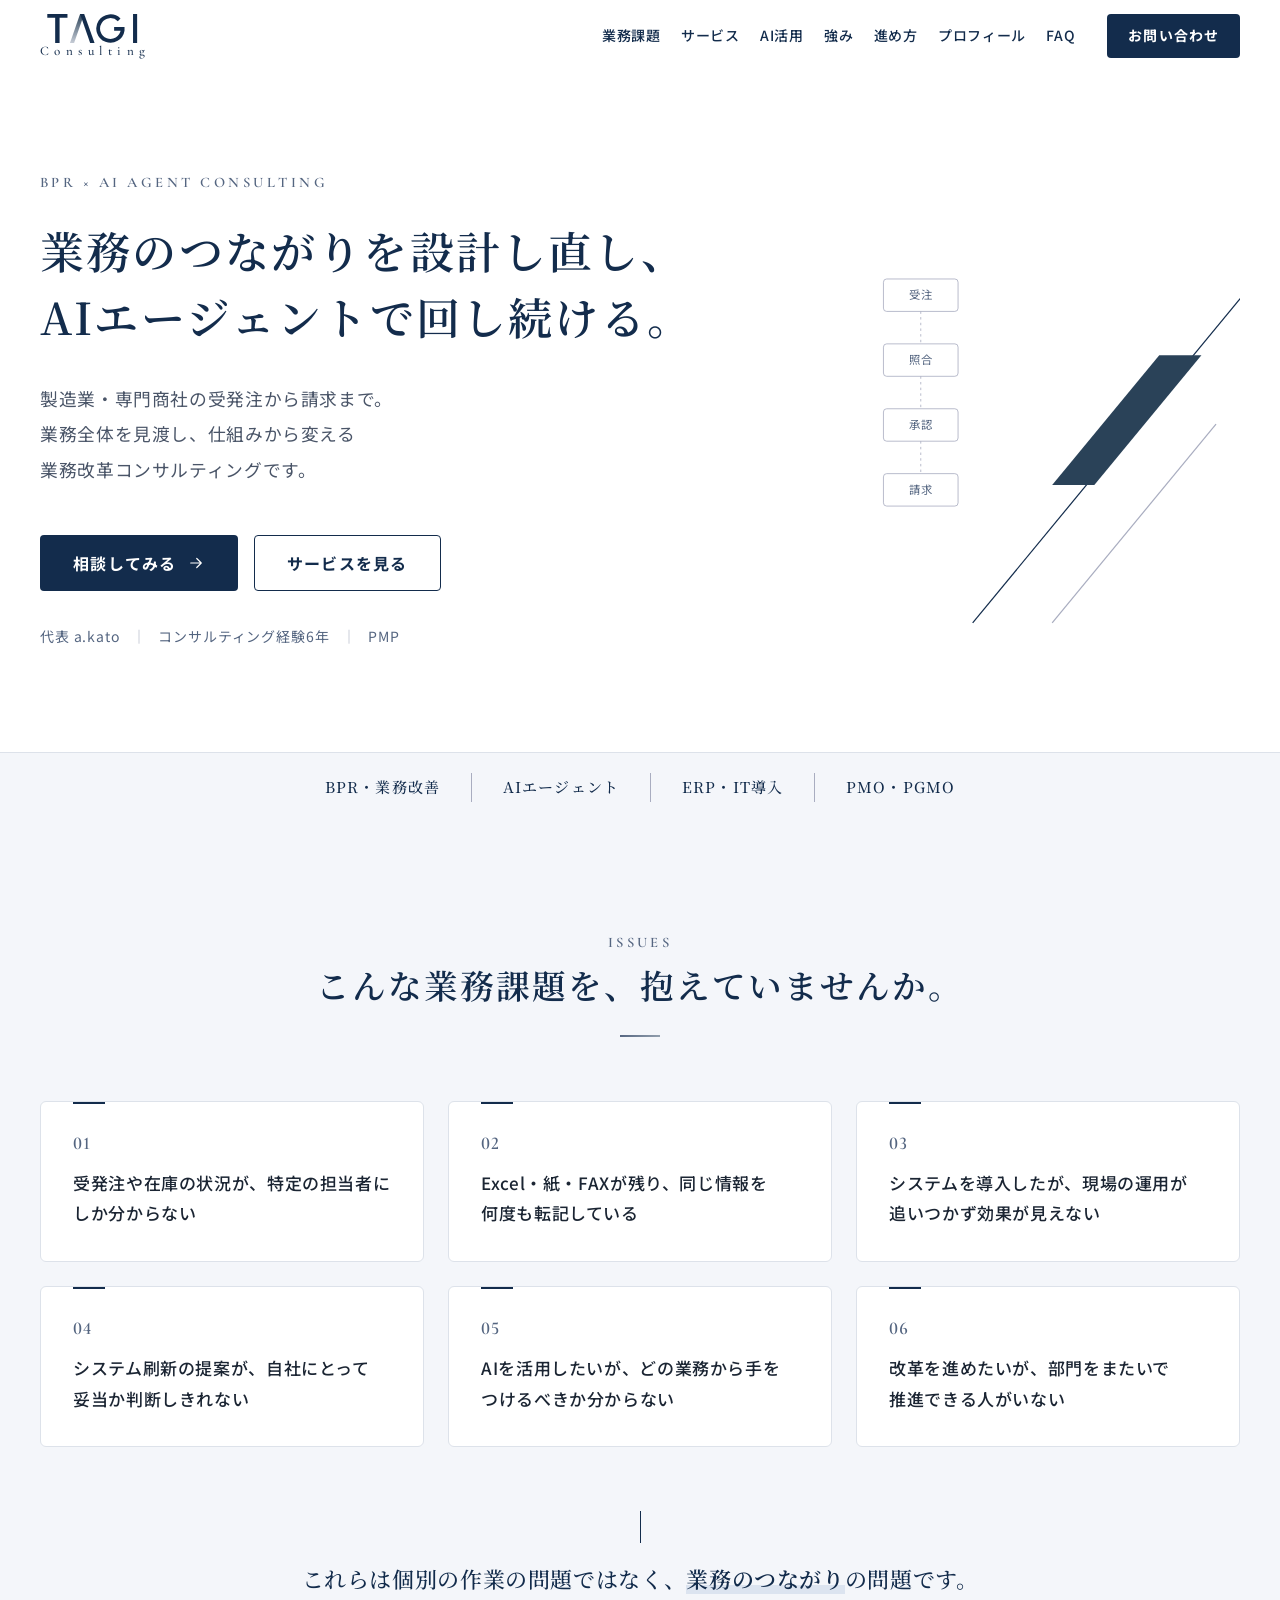
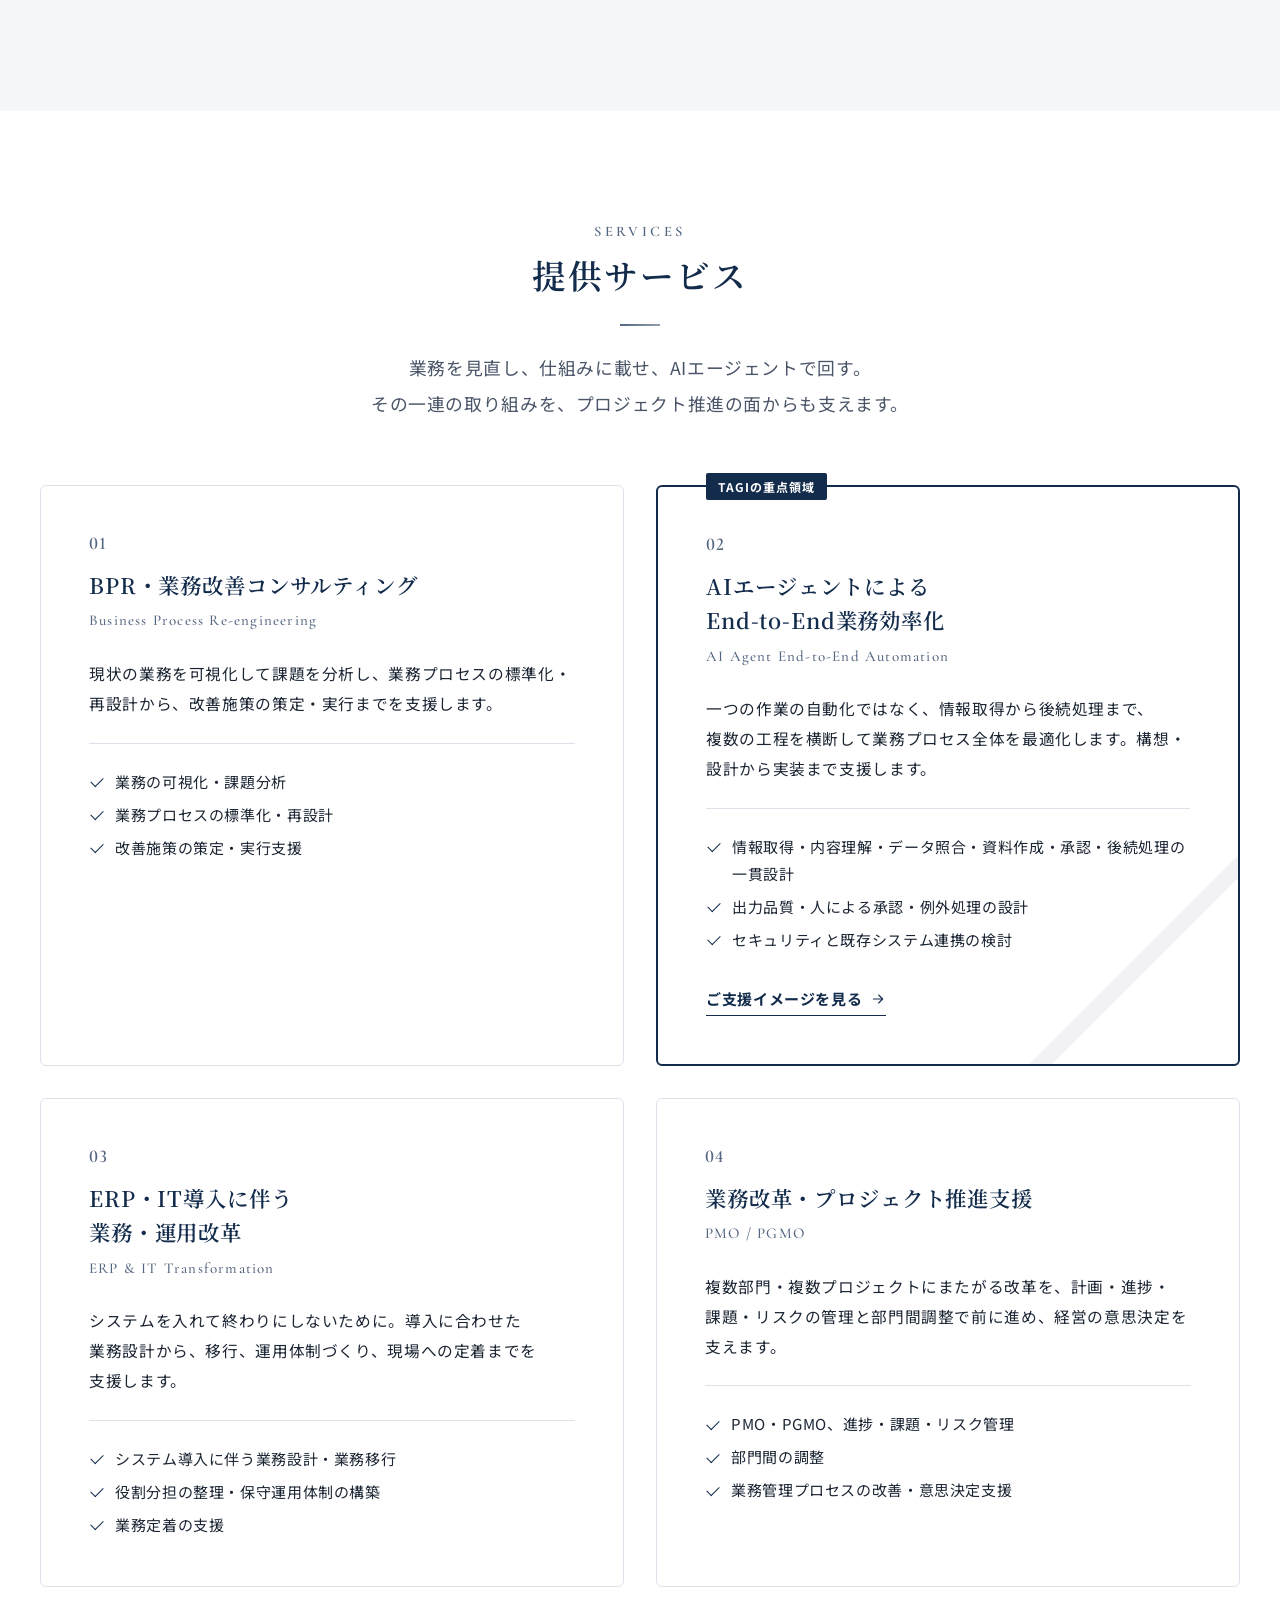
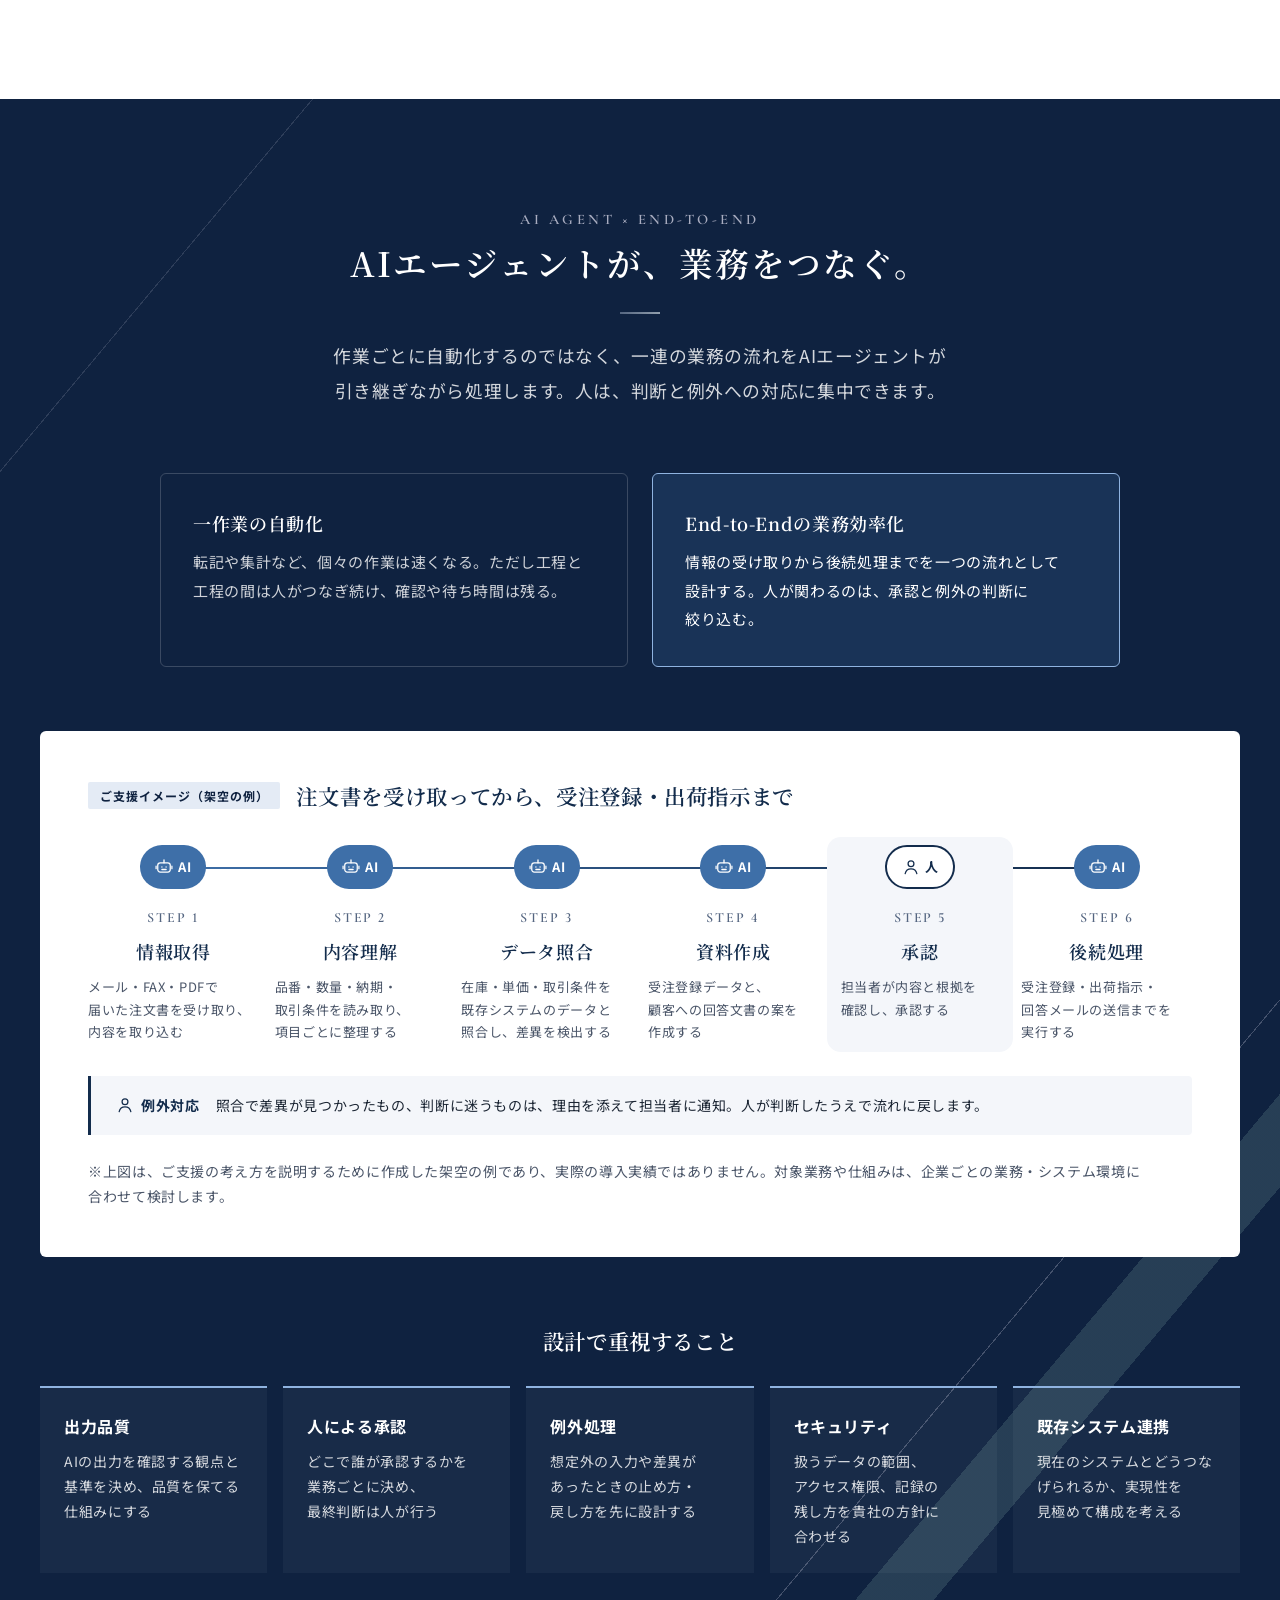
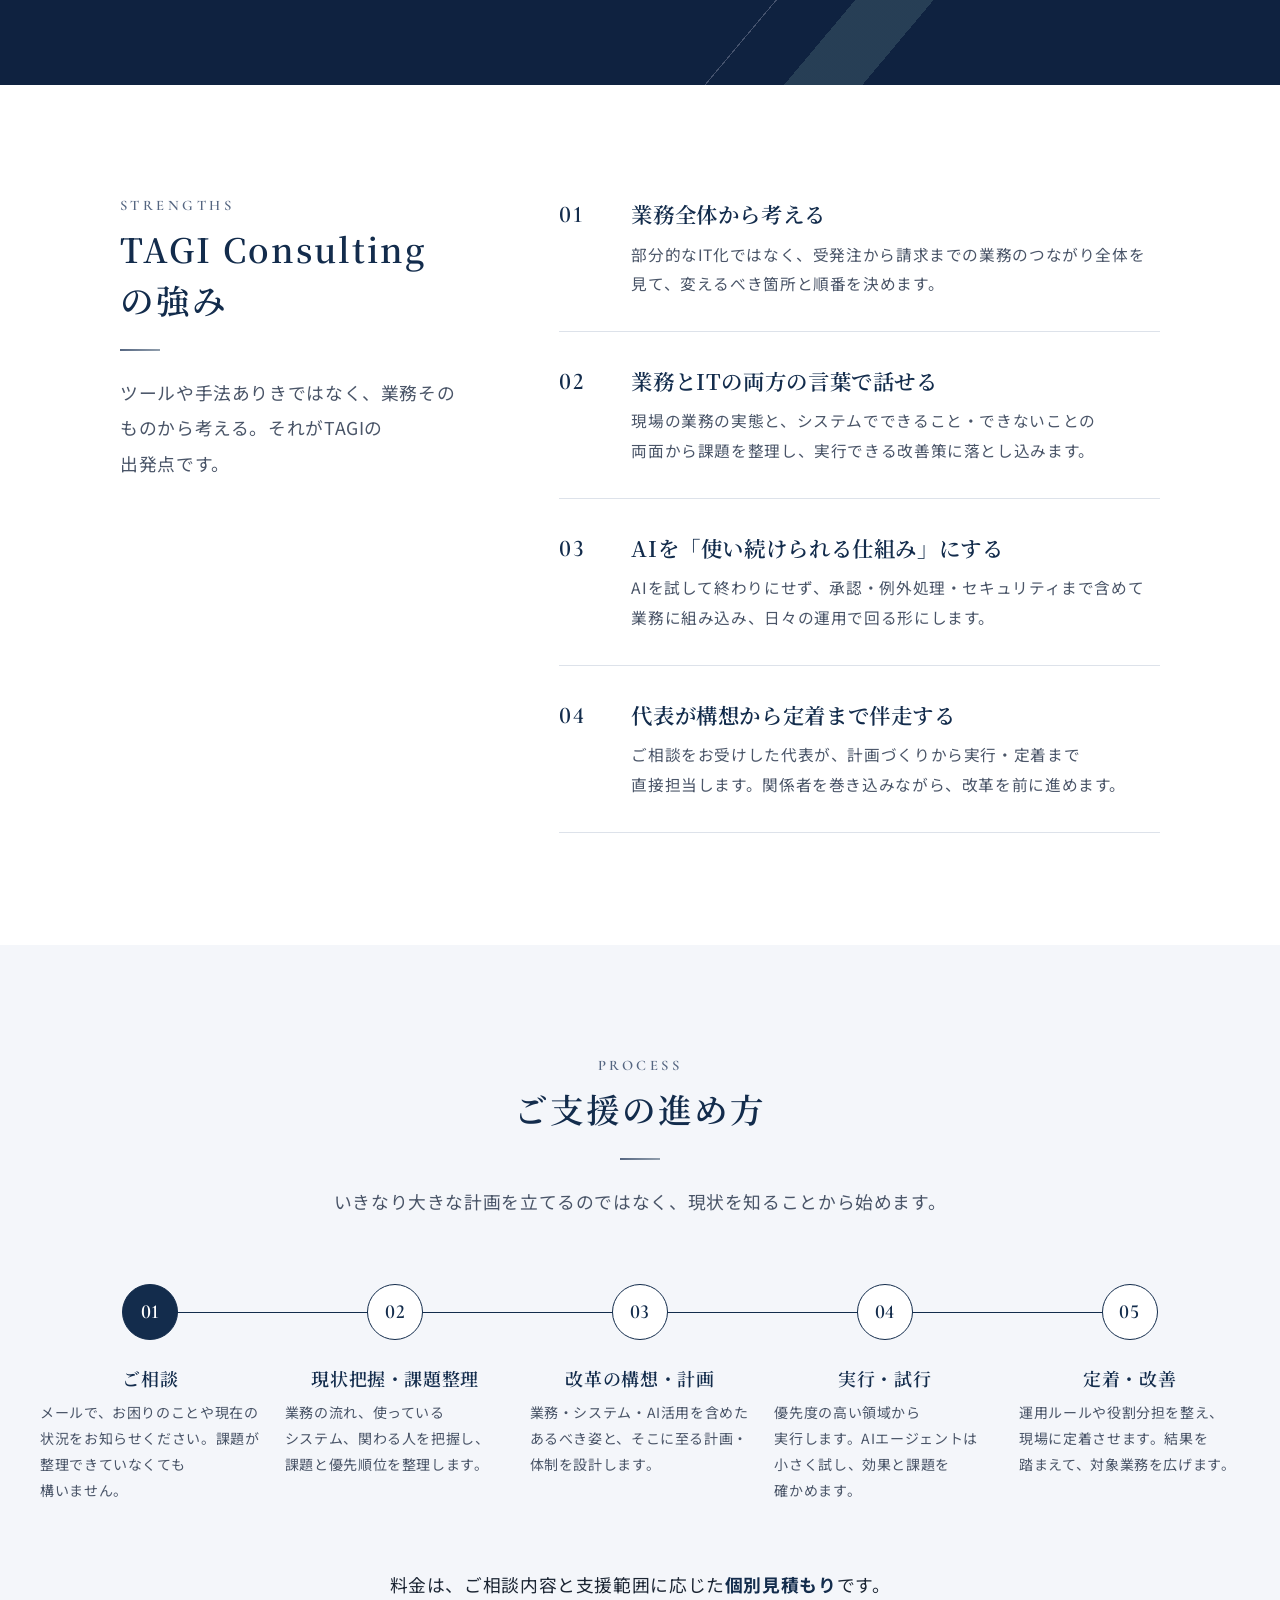
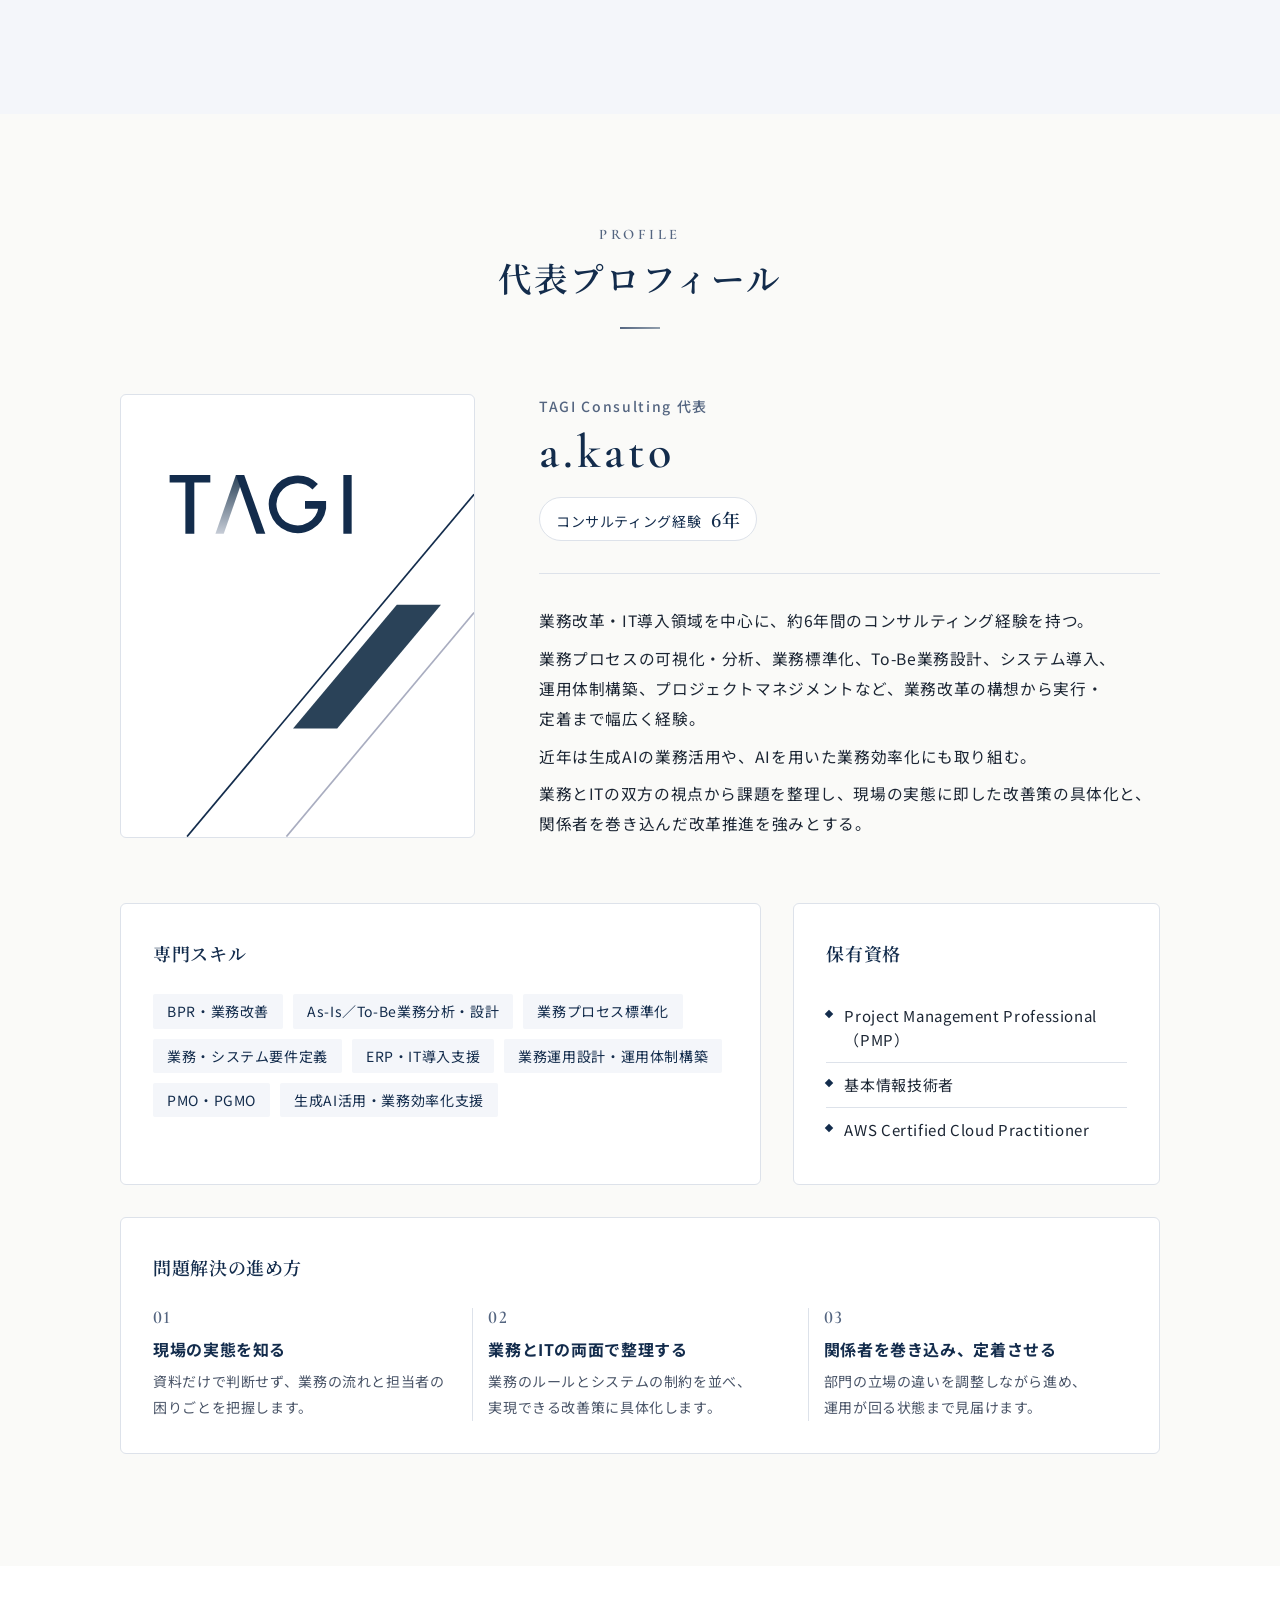
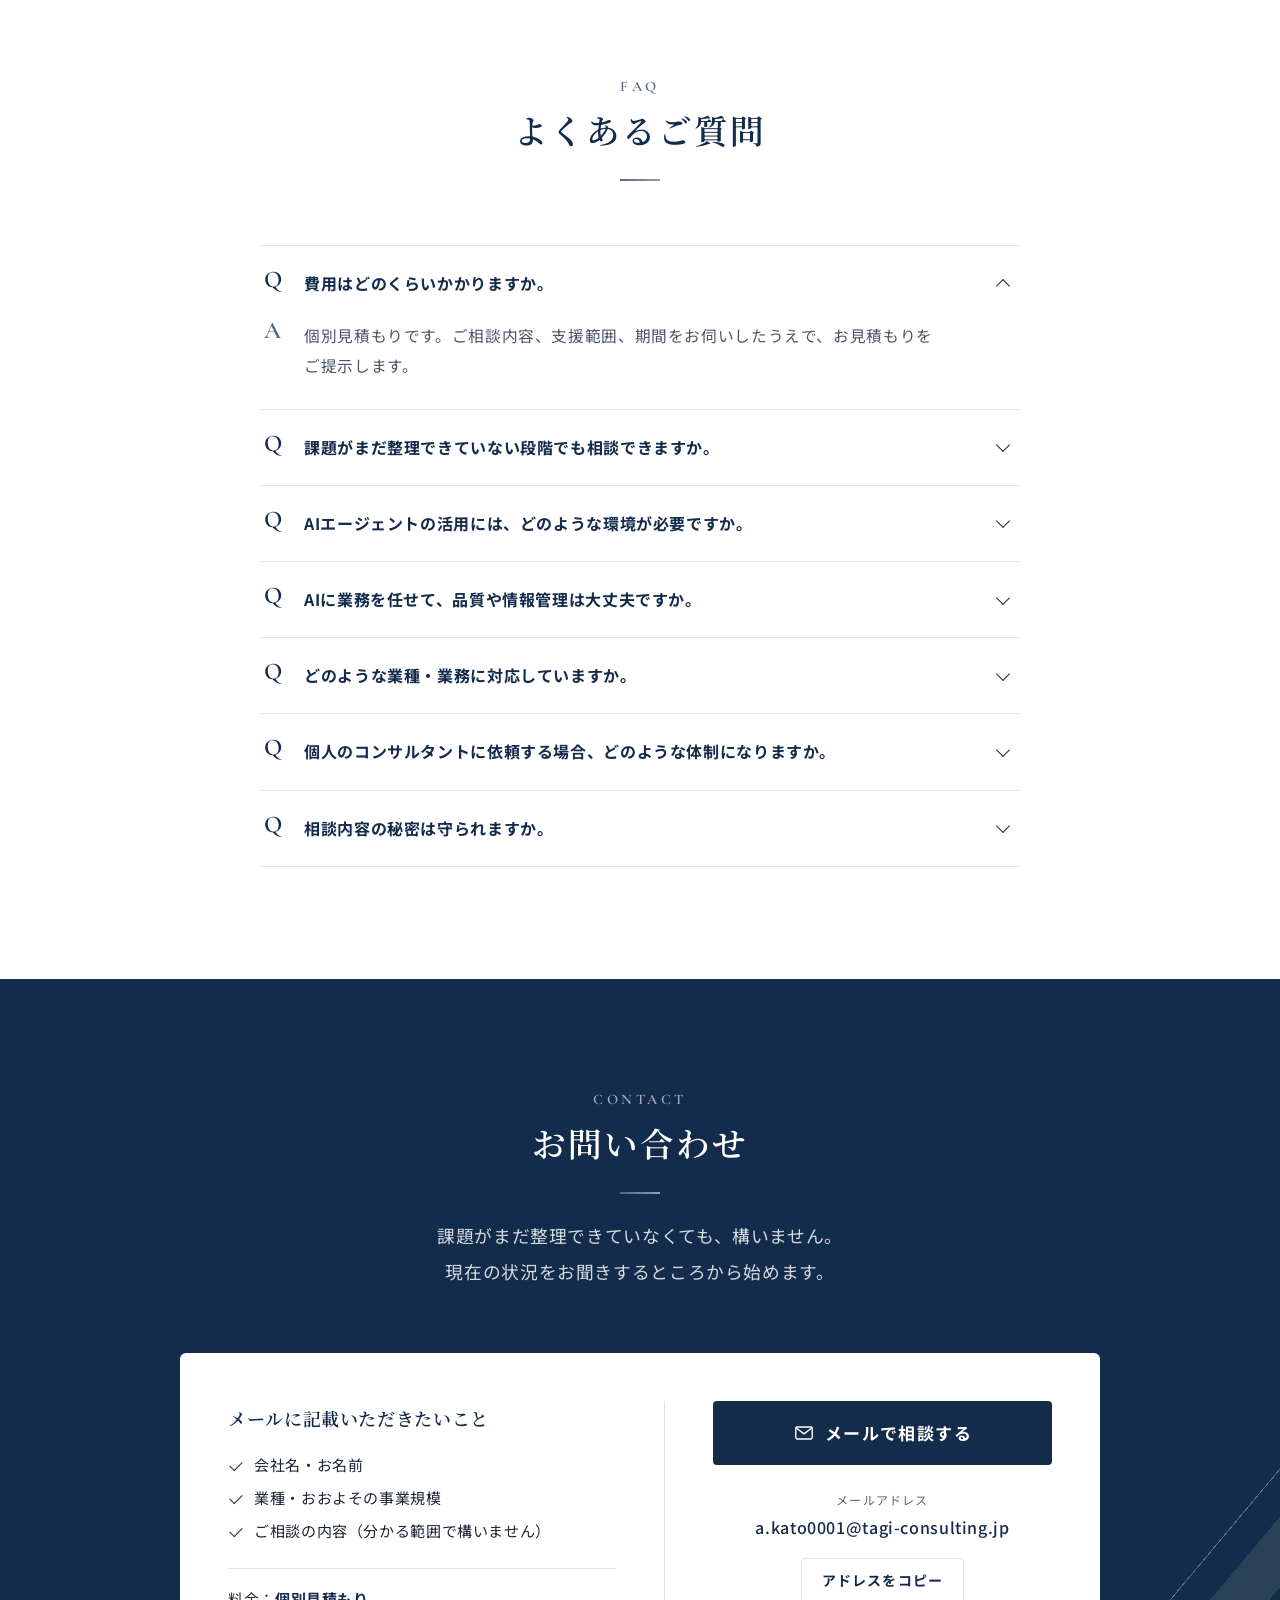
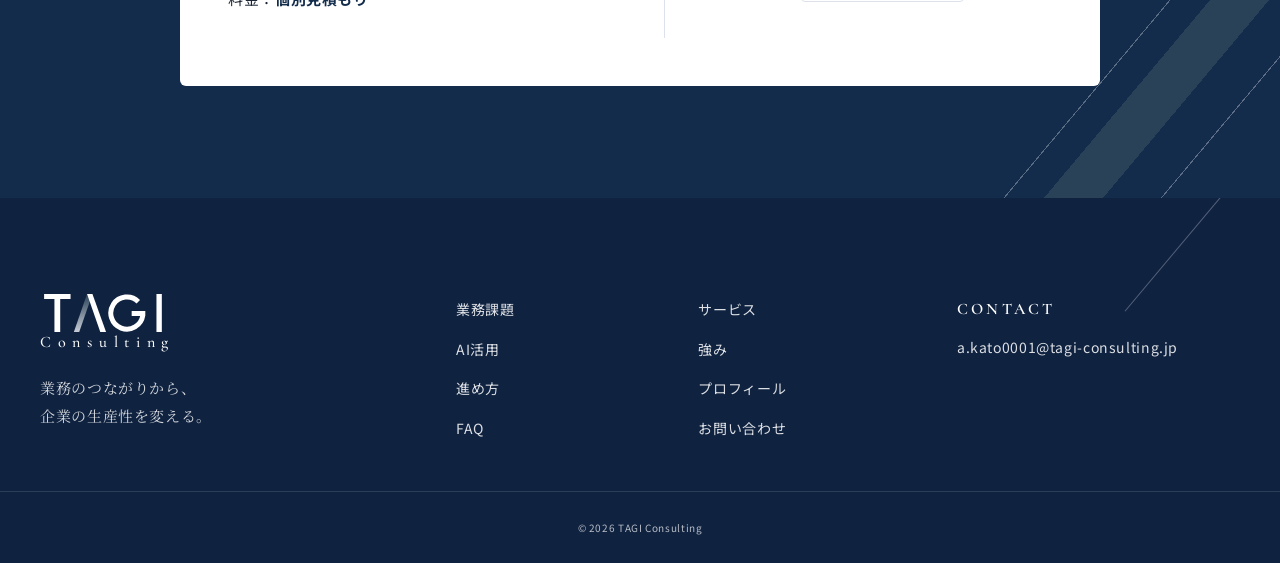
<file: index.html>
<!DOCTYPE html>
<html lang="ja">
<head>
  <meta charset="UTF-8">
  <meta name="viewport" content="width=device-width, initial-scale=1">
  <title>TAGI Consulting｜製造業・専門商社のBPR・AIエージェント業務改革コンサルティング</title>
  <meta name="description" content="製造業・専門商社の業務改革を支援するコンサルティング。BPR・業務改善、AIエージェントによるEnd-to-End業務効率化、ERP・IT導入に伴う業務・運用改革、PMO・PGMOによるプロジェクト推進まで、構想から実行・定着まで伴走します。">
  <meta name="theme-color" content="#132C4C">
  <link rel="canonical" href="https://www.tagi-consulting.jp/">

  <meta property="og:type" content="website">
  <meta property="og:locale" content="ja_JP">
  <meta property="og:site_name" content="TAGI Consulting">
  <meta property="og:title" content="TAGI Consulting｜BPR・AIエージェント業務改革コンサルティング">
  <meta property="og:description" content="業務のつながりを設計し直し、AIエージェントで回し続ける。製造業・専門商社の業務改革を、構想から定着まで支援します。">
  <meta property="og:url" content="https://www.tagi-consulting.jp/">
  <meta property="og:image" content="https://www.tagi-consulting.jp/assets/img/ogp.png">
  <meta property="og:image:width" content="1200">
  <meta property="og:image:height" content="630">
  <meta property="og:image:alt" content="TAGI Consulting のロゴとキャッチコピー「業務のつながりを設計し直し、AIエージェントで回し続ける。」">
  <meta name="twitter:card" content="summary_large_image">

  <link rel="icon" href="assets/img/favicon.svg" type="image/svg+xml">
  <link rel="apple-touch-icon" href="assets/img/apple-touch-icon.png">

  <link rel="preconnect" href="https://fonts.googleapis.com">
  <link rel="preconnect" href="https://fonts.gstatic.com" crossorigin>
  <link rel="stylesheet" href="https://fonts.googleapis.com/css2?family=Cormorant+Garamond:wght@500;600&family=Noto+Sans+JP:wght@400;500;700&family=Noto+Serif+JP:wght@500;600&display=swap">
  <link rel="stylesheet" href="assets/css/style.css">

  <script type="application/ld+json">
  {
    "@context": "https://schema.org",
    "@type": "ProfessionalService",
    "name": "TAGI Consulting",
    "url": "https://www.tagi-consulting.jp/",
    "logo": "https://www.tagi-consulting.jp/assets/img/logo.svg",
    "image": "https://www.tagi-consulting.jp/assets/img/ogp.png",
    "email": "a.kato0001@tagi-consulting.jp",
    "description": "製造業・専門商社を中心とした、BPR・業務改善、AIエージェントによるEnd-to-End業務効率化、ERP・IT導入に伴う業務・運用改革、業務改革・プロジェクト推進支援のコンサルティング。",
    "priceRange": "個別見積もり",
    "knowsAbout": ["BPR", "業務改善", "AIエージェント", "生成AI活用", "ERP導入", "業務運用設計", "PMO", "PGMO"],
    "hasOfferCatalog": {
      "@type": "OfferCatalog",
      "name": "提供サービス",
      "itemListElement": [
        {"@type": "Offer", "itemOffered": {"@type": "Service", "name": "BPR・業務改善コンサルティング"}},
        {"@type": "Offer", "itemOffered": {"@type": "Service", "name": "AIエージェントによるEnd-to-End業務効率化"}},
        {"@type": "Offer", "itemOffered": {"@type": "Service", "name": "ERP・IT導入に伴う業務・運用改革"}},
        {"@type": "Offer", "itemOffered": {"@type": "Service", "name": "業務改革・プロジェクト推進支援"}}
      ]
    }
  }
  </script>
  <script type="application/ld+json">
  {
    "@context": "https://schema.org",
    "@type": "FAQPage",
    "mainEntity": [
      {"@type": "Question", "name": "費用はどのくらいかかりますか。", "acceptedAnswer": {"@type": "Answer", "text": "個別見積もりです。ご相談内容、支援範囲、期間をお伺いしたうえで、お見積もりをご提示します。"}},
      {"@type": "Question", "name": "課題がまだ整理できていない段階でも相談できますか。", "acceptedAnswer": {"@type": "Answer", "text": "はい、ご相談いただけます。現在の業務の進め方や、お困りの点をお聞きするところから一緒に整理します。"}},
      {"@type": "Question", "name": "AIエージェントの活用には、どのような環境が必要ですか。", "acceptedAnswer": {"@type": "Answer", "text": "特定のツールを前提とせず、現在お使いのシステム、データの状態、セキュリティ方針を確認したうえで、実現可能な範囲と進め方を検討します。"}},
      {"@type": "Question", "name": "AIに業務を任せて、品質や情報管理は大丈夫ですか。", "acceptedAnswer": {"@type": "Answer", "text": "AIの出力をそのまま使うのではなく、人が確認・承認する工程や、例外時の対応ルールを業務に組み込んで設計します。扱うデータの範囲やアクセス権限も、貴社の方針に沿って検討します。"}},
      {"@type": "Question", "name": "どのような業種・業務に対応していますか。", "acceptedAnswer": {"@type": "Answer", "text": "製造業・専門商社を中心に、受発注、購買、在庫、出荷、請求などの業務や、それらに関わるシステム導入・運用の見直しを主な対象としています。"}},
      {"@type": "Question", "name": "個人のコンサルタントに依頼する場合、どのような体制になりますか。", "acceptedAnswer": {"@type": "Answer", "text": "TAGI Consultingは個人で運営しており、代表が直接ご支援を担当します。支援範囲や進め方は、ご相談内容に合わせて事前にすり合わせます。"}},
      {"@type": "Question", "name": "相談内容の秘密は守られますか。", "acceptedAnswer": {"@type": "Answer", "text": "ご相談内容を第三者に開示することはありません。必要に応じて、秘密保持契約を締結したうえで詳細をお伺いします。"}}
    ]
  }
  </script>
</head>
<body>
  <svg class="u-svg-defs" aria-hidden="true" focusable="false">
    <defs>
      <linearGradient id="grad-logo-a" x1="0" y1="0" x2="0" y2="1">
        <stop offset="0" class="logo-a-stop-start"/>
        <stop offset="1" class="logo-a-stop-end"/>
      </linearGradient>
      <symbol id="logo-mark" viewBox="0 0 290 92">
        <path d="M0 0h64v12H0zM25 0h14v92H25z" fill="currentColor"/>
        <path d="M104 0h13L85 92H72z" fill="url(#grad-logo-a)"/>
        <path d="M104 0h13l33 92h-14z" fill="currentColor"/>
        <path d="M228 18.5A39 39 0 1 0 239 52v-5h-27" fill="none" stroke="currentColor" stroke-width="12"/>
        <path d="M272 0h13v92h-13z" fill="currentColor"/>
      </symbol>
      <symbol id="i-arrow" viewBox="0 0 24 24"><path d="M5 12h14M13 6l6 6-6 6" fill="none" stroke="currentColor" stroke-width="1.6" stroke-linecap="round" stroke-linejoin="round"/></symbol>
      <symbol id="i-mail" viewBox="0 0 24 24"><rect x="3" y="5.5" width="18" height="13" rx="1.5" fill="none" stroke="currentColor" stroke-width="1.5"/><path d="m3.5 6.5 8.5 6.5 8.5-6.5" fill="none" stroke="currentColor" stroke-width="1.5" stroke-linejoin="round"/></symbol>
      <symbol id="i-person" viewBox="0 0 24 24"><circle cx="12" cy="8" r="3.5" fill="none" stroke="currentColor" stroke-width="1.5"/><path d="M5 20c.8-3.8 3.6-5.8 7-5.8s6.2 2 7 5.8" fill="none" stroke="currentColor" stroke-width="1.5" stroke-linecap="round"/></symbol>
      <symbol id="i-agent" viewBox="0 0 24 24"><rect x="4.5" y="7" width="15" height="11" rx="3" fill="none" stroke="currentColor" stroke-width="1.5"/><path d="M12 3.5V7M9.5 12h.01M14.5 12h.01M9.5 15h5" fill="none" stroke="currentColor" stroke-width="1.6" stroke-linecap="round"/><path d="M2.5 11v3M21.5 11v3" stroke="currentColor" stroke-width="1.5" stroke-linecap="round"/></symbol>
      <symbol id="i-check" viewBox="0 0 24 24"><path d="m5 12.5 4.5 4.5L19 7.5" fill="none" stroke="currentColor" stroke-width="1.8" stroke-linecap="round" stroke-linejoin="round"/></symbol>
    </defs>
  </svg>

  <a class="u-skip-link" href="#main">本文へスキップ</a>

  <header class="l-header" id="site-header">
    <div class="l-header__inner">
      <a class="c-logo" href="#top" aria-label="TAGI Consulting トップへ">
        <svg class="c-logo__mark" aria-hidden="true" focusable="false"><use href="#logo-mark"/></svg>
        <span class="c-logo__sub" lang="en">Consulting</span>
      </a>
      <button class="l-header__toggle" type="button" aria-expanded="false" aria-controls="global-nav">
        <span class="l-header__toggle-bar" aria-hidden="true"></span>
        <span class="u-visually-hidden">メニューを開く</span>
      </button>
      <nav class="l-nav" id="global-nav" aria-label="サイト内メニュー">
        <ul class="l-nav__list">
          <li><a href="#issues">業務課題</a></li>
          <li><a href="#services">サービス</a></li>
          <li><a href="#ai">AI活用</a></li>
          <li><a href="#strengths">強み</a></li>
          <li><a href="#process">進め方</a></li>
          <li><a href="#profile">プロフィール</a></li>
          <li><a href="#faq">FAQ</a></li>
        </ul>
        <a class="c-button c-button--primary c-button--small l-nav__cta" href="#contact">お問い合わせ</a>
      </nav>
    </div>
  </header>

  <main id="main">

    <section class="p-hero" id="top" aria-labelledby="hero-title">
      <div class="l-container l-container--wide p-hero__inner">
        <div class="p-hero__body">
          <p class="c-eyebrow" lang="en">BPR × AI AGENT CONSULTING</p>
          <h1 class="p-hero__title" id="hero-title">業務のつながりを<br class="u-sp">設計し直し、<br>AIエージェントで<br class="u-sp">回し続ける。</h1>
          <p class="p-hero__lead">製造業・専門商社の受発注から請求まで。<br class="u-pc">業務全体を見渡し、仕組みから変える<br class="u-pc">業務改革コンサルティングです。</p>
          <div class="p-hero__actions">
            <a class="c-button c-button--primary" href="#contact">相談してみる<svg class="c-button__icon" aria-hidden="true"><use href="#i-arrow"/></svg></a>
            <a class="c-button c-button--secondary" href="#services">サービスを見る</a>
          </div>
          <p class="p-hero__meta">代表 a.kato<span aria-hidden="true">｜</span>コンサルティング経験6年<span aria-hidden="true">｜</span>PMP</p>
        </div>
        <div class="p-hero__visual" aria-hidden="true">
          <svg class="p-hero__motif" viewBox="0 0 480 520" preserveAspectRatio="xMidYMid meet">
            <g class="p-hero__flow">
              <rect x="40" y="96" width="92" height="40" rx="4"/>
              <rect x="40" y="176" width="92" height="40" rx="4"/>
              <rect x="40" y="256" width="92" height="40" rx="4"/>
              <rect x="40" y="336" width="92" height="40" rx="4"/>
              <path d="M86 136v40M86 216v40M86 296v40"/>
              <text x="86" y="121">受注</text>
              <text x="86" y="201">照合</text>
              <text x="86" y="281">承認</text>
              <text x="86" y="361">請求</text>
            </g>
            <line class="p-hero__line" x1="150" y1="520" x2="480" y2="120"/>
            <polygon class="p-hero__band" points="380,190 432,190 300,350 248,350"/>
            <line class="p-hero__line p-hero__line--light" x1="248" y1="520" x2="450" y2="275"/>
          </svg>
        </div>
      </div>
      <div class="p-hero__band-strip">
        <ul class="l-container l-container--wide p-hero__areas" aria-label="対応領域">
          <li>BPR・業務改善</li>
          <li>AIエージェント</li>
          <li>ERP・IT導入</li>
          <li>PMO・PGMO</li>
        </ul>
      </div>
    </section>

    <section class="l-section p-issues u-bg-mist" id="issues" aria-labelledby="issues-title">
      <div class="l-container l-container--wide">
        <header class="c-section-heading">
          <p class="c-eyebrow" lang="en">ISSUES</p>
          <h2 class="c-section-heading__title" id="issues-title">こんな業務課題を、<br class="u-sp">抱えていませんか。</h2>
        </header>
        <ul class="p-issues__list">
          <li class="c-card p-issues__card"><span class="c-number">01</span><p>受発注や在庫の状況が、特定の担当者にしか分からない</p></li>
          <li class="c-card p-issues__card"><span class="c-number">02</span><p>Excel・紙・FAXが残り、同じ情報を何度も転記している</p></li>
          <li class="c-card p-issues__card"><span class="c-number">03</span><p>システムを導入したが、現場の運用が追いつかず効果が見えない</p></li>
          <li class="c-card p-issues__card"><span class="c-number">04</span><p>システム刷新の提案が、自社にとって妥当か判断しきれない</p></li>
          <li class="c-card p-issues__card"><span class="c-number">05</span><p>AIを活用したいが、どの業務から手をつけるべきか分からない</p></li>
          <li class="c-card p-issues__card"><span class="c-number">06</span><p>改革を進めたいが、部門をまたいで推進できる人がいない</p></li>
        </ul>
        <p class="p-issues__bridge">これらは個別の作業の問題ではなく、<br class="u-sp"><strong>業務のつながり</strong>の問題です。</p>
      </div>
    </section>

    <section class="l-section p-services" id="services" aria-labelledby="services-title">
      <div class="l-container l-container--wide">
        <header class="c-section-heading">
          <p class="c-eyebrow" lang="en">SERVICES</p>
          <h2 class="c-section-heading__title" id="services-title">提供サービス</h2>
          <p class="c-section-heading__lead">業務を見直し、仕組みに載せ、AIエージェントで回す。<br class="u-pc">その一連の取り組みを、プロジェクト推進の面からも支えます。</p>
        </header>

        <div class="p-services__grid">
          <article class="c-card p-services__card">
            <p class="c-number">01</p>
            <h3 class="p-services__name">BPR・業務改善コンサルティング</h3>
            <p class="p-services__en" lang="en">Business Process Re-engineering</p>
            <p class="p-services__desc">現状の業務を可視化して課題を分析し、業務プロセスの標準化・再設計から、改善施策の策定・実行までを支援します。</p>
            <ul class="c-check-list">
              <li>業務の可視化・課題分析</li>
              <li>業務プロセスの標準化・再設計</li>
              <li>改善施策の策定・実行支援</li>
            </ul>
          </article>

          <article class="c-card p-services__card p-services__card--featured">
            <p class="c-badge c-badge--focus">TAGIの重点領域</p>
            <p class="c-number">02</p>
            <h3 class="p-services__name">AIエージェントによる<br>End-to-End業務効率化</h3>
            <p class="p-services__en" lang="en">AI Agent End-to-End Automation</p>
            <p class="p-services__desc">一つの作業の自動化ではなく、情報取得から後続処理まで、複数の工程を横断して業務プロセス全体を最適化します。構想・設計から実装まで支援します。</p>
            <ul class="c-check-list">
              <li>情報取得・内容理解・データ照合・資料作成・承認・後続処理の一貫設計</li>
              <li>出力品質・人による承認・例外処理の設計</li>
              <li>セキュリティと既存システム連携の検討</li>
            </ul>
            <a class="c-text-link" href="#ai">ご支援イメージを見る<svg aria-hidden="true"><use href="#i-arrow"/></svg></a>
          </article>

          <article class="c-card p-services__card">
            <p class="c-number">03</p>
            <h3 class="p-services__name">ERP・IT導入に伴う<br>業務・運用改革</h3>
            <p class="p-services__en" lang="en">ERP &amp; IT Transformation</p>
            <p class="p-services__desc">システムを入れて終わりにしないために。導入に合わせた業務設計から、移行、運用体制づくり、現場への定着までを支援します。</p>
            <ul class="c-check-list">
              <li>システム導入に伴う業務設計・業務移行</li>
              <li>役割分担の整理・保守運用体制の構築</li>
              <li>業務定着の支援</li>
            </ul>
          </article>

          <article class="c-card p-services__card">
            <p class="c-number">04</p>
            <h3 class="p-services__name">業務改革・プロジェクト推進支援</h3>
            <p class="p-services__en" lang="en">PMO / PGMO</p>
            <p class="p-services__desc">複数部門・複数プロジェクトにまたがる改革を、計画・進捗・課題・リスクの管理と部門間調整で前に進め、経営の意思決定を支えます。</p>
            <ul class="c-check-list">
              <li>PMO・PGMO、進捗・課題・リスク管理</li>
              <li>部門間の調整</li>
              <li>業務管理プロセスの改善・意思決定支援</li>
            </ul>
          </article>
        </div>
      </div>
    </section>

    <section class="l-section p-ai" id="ai" aria-labelledby="ai-title">
      <div class="p-ai__motif" aria-hidden="true"></div>
      <div class="l-container l-container--wide">
        <header class="c-section-heading c-section-heading--inverse">
          <p class="c-eyebrow" lang="en">AI AGENT × END-TO-END</p>
          <h2 class="c-section-heading__title" id="ai-title">AIエージェントが、<br class="u-sp">業務をつなぐ。</h2>
          <p class="c-section-heading__lead">作業ごとに自動化するのではなく、一連の業務の流れをAIエージェントが引き継ぎながら処理します。人は、判断と例外への対応に集中できます。</p>
        </header>

        <div class="p-ai__compare">
          <div class="p-ai__compare-item">
            <p class="p-ai__compare-label">一作業の自動化</p>
            <p>転記や集計など、個々の作業は速くなる。ただし工程と工程の間は人がつなぎ続け、確認や待ち時間は残る。</p>
          </div>
          <div class="p-ai__compare-item p-ai__compare-item--accent">
            <p class="p-ai__compare-label">End-to-Endの業務効率化</p>
            <p>情報の受け取りから後続処理までを一つの流れとして設計する。人が関わるのは、承認と例外の判断に絞り込む。</p>
          </div>
        </div>

        <figure class="p-ai__flow">
          <figcaption class="p-ai__flow-caption">
            <span class="c-badge c-badge--sample">ご支援イメージ（架空の例）</span>
            <span class="p-ai__flow-title">注文書を受け取ってから、受注登録・出荷指示まで</span>
          </figcaption>
          <ol class="p-ai__steps">
            <li class="p-ai__step">
              <span class="p-ai__step-actor"><svg aria-hidden="true"><use href="#i-agent"/></svg>AI</span>
              <span class="p-ai__step-no">STEP 1</span>
              <h3 class="p-ai__step-name">情報取得</h3>
              <p>メール・FAX・PDFで届いた注文書を受け取り、内容を取り込む</p>
            </li>
            <li class="p-ai__step">
              <span class="p-ai__step-actor"><svg aria-hidden="true"><use href="#i-agent"/></svg>AI</span>
              <span class="p-ai__step-no">STEP 2</span>
              <h3 class="p-ai__step-name">内容理解</h3>
              <p>品番・数量・納期・取引条件を読み取り、項目ごとに整理する</p>
            </li>
            <li class="p-ai__step">
              <span class="p-ai__step-actor"><svg aria-hidden="true"><use href="#i-agent"/></svg>AI</span>
              <span class="p-ai__step-no">STEP 3</span>
              <h3 class="p-ai__step-name">データ照合</h3>
              <p>在庫・単価・取引条件を既存システムのデータと照合し、差異を検出する</p>
            </li>
            <li class="p-ai__step">
              <span class="p-ai__step-actor"><svg aria-hidden="true"><use href="#i-agent"/></svg>AI</span>
              <span class="p-ai__step-no">STEP 4</span>
              <h3 class="p-ai__step-name">資料作成</h3>
              <p>受注登録データと、顧客への回答文書の案を作成する</p>
            </li>
            <li class="p-ai__step p-ai__step--human">
              <span class="p-ai__step-actor"><svg aria-hidden="true"><use href="#i-person"/></svg>人</span>
              <span class="p-ai__step-no">STEP 5</span>
              <h3 class="p-ai__step-name">承認</h3>
              <p>担当者が内容と根拠を確認し、承認する</p>
            </li>
            <li class="p-ai__step">
              <span class="p-ai__step-actor"><svg aria-hidden="true"><use href="#i-agent"/></svg>AI</span>
              <span class="p-ai__step-no">STEP 6</span>
              <h3 class="p-ai__step-name">後続処理</h3>
              <p>受注登録・出荷指示・回答メールの送信までを実行する</p>
            </li>
          </ol>
          <div class="p-ai__exception">
            <span class="p-ai__exception-label"><svg aria-hidden="true"><use href="#i-person"/></svg>例外対応</span>
            <p>照合で差異が見つかったもの、判断に迷うものは、理由を添えて担当者に通知。人が判断したうえで流れに戻します。</p>
          </div>
          <p class="p-ai__note">※上図は、ご支援の考え方を説明するために作成した架空の例であり、実際の導入実績ではありません。対象業務や仕組みは、企業ごとの業務・システム環境に合わせて検討します。</p>
        </figure>

        <div class="p-ai__points">
          <h3 class="p-ai__points-title">設計で重視すること</h3>
          <ul class="p-ai__points-list">
            <li><span class="p-ai__points-name">出力品質</span>AIの出力を確認する観点と基準を決め、品質を保てる仕組みにする</li>
            <li><span class="p-ai__points-name">人による承認</span>どこで誰が承認するかを業務ごとに決め、最終判断は人が行う</li>
            <li><span class="p-ai__points-name">例外処理</span>想定外の入力や差異があったときの止め方・戻し方を先に設計する</li>
            <li><span class="p-ai__points-name">セキュリティ</span>扱うデータの範囲、アクセス権限、記録の残し方を貴社の方針に合わせる</li>
            <li><span class="p-ai__points-name">既存システム連携</span>現在のシステムとどうつなげられるか、実現性を見極めて構成を考える</li>
          </ul>
        </div>
      </div>
    </section>

    <section class="l-section p-strengths" id="strengths" aria-labelledby="strengths-title">
      <div class="l-container l-container--base p-strengths__inner">
        <header class="c-section-heading c-section-heading--left p-strengths__heading">
          <p class="c-eyebrow" lang="en">STRENGTHS</p>
          <h2 class="c-section-heading__title" id="strengths-title">TAGI Consulting<br>の強み</h2>
          <p class="c-section-heading__lead">ツールや手法ありきではなく、業務そのものから考える。それがTAGIの出発点です。</p>
        </header>
        <ol class="p-strengths__list">
          <li class="p-strengths__item">
            <span class="c-number">01</span>
            <div>
              <h3 class="p-strengths__title">業務全体から考える</h3>
              <p>部分的なIT化ではなく、受発注から請求までの業務のつながり全体を見て、変えるべき箇所と順番を決めます。</p>
            </div>
          </li>
          <li class="p-strengths__item">
            <span class="c-number">02</span>
            <div>
              <h3 class="p-strengths__title">業務とITの両方の言葉で話せる</h3>
              <p>現場の業務の実態と、システムでできること・できないことの両面から課題を整理し、実行できる改善策に落とし込みます。</p>
            </div>
          </li>
          <li class="p-strengths__item">
            <span class="c-number">03</span>
            <div>
              <h3 class="p-strengths__title">AIを「使い続けられる仕組み」にする</h3>
              <p>AIを試して終わりにせず、承認・例外処理・セキュリティまで含めて業務に組み込み、日々の運用で回る形にします。</p>
            </div>
          </li>
          <li class="p-strengths__item">
            <span class="c-number">04</span>
            <div>
              <h3 class="p-strengths__title">代表が構想から定着まで伴走する</h3>
              <p>ご相談をお受けした代表が、計画づくりから実行・定着まで直接担当します。関係者を巻き込みながら、改革を前に進めます。</p>
            </div>
          </li>
        </ol>
      </div>
    </section>

    <section class="l-section p-process u-bg-mist" id="process" aria-labelledby="process-title">
      <div class="l-container l-container--wide">
        <header class="c-section-heading">
          <p class="c-eyebrow" lang="en">PROCESS</p>
          <h2 class="c-section-heading__title" id="process-title">ご支援の進め方</h2>
          <p class="c-section-heading__lead">いきなり大きな計画を立てるのではなく、現状を知ることから始めます。</p>
        </header>
        <ol class="p-process__list">
          <li class="p-process__step">
            <span class="p-process__no">01</span>
            <h3 class="p-process__name">ご相談</h3>
            <p>メールで、お困りのことや現在の状況をお知らせください。課題が整理できていなくても構いません。</p>
          </li>
          <li class="p-process__step">
            <span class="p-process__no">02</span>
            <h3 class="p-process__name">現状把握・課題整理</h3>
            <p>業務の流れ、使っているシステム、関わる人を把握し、課題と優先順位を整理します。</p>
          </li>
          <li class="p-process__step">
            <span class="p-process__no">03</span>
            <h3 class="p-process__name">改革の構想・計画</h3>
            <p>業務・システム・AI活用を含めたあるべき姿と、そこに至る計画・体制を設計します。</p>
          </li>
          <li class="p-process__step">
            <span class="p-process__no">04</span>
            <h3 class="p-process__name">実行・試行</h3>
            <p>優先度の高い領域から実行します。AIエージェントは小さく試し、効果と課題を確かめます。</p>
          </li>
          <li class="p-process__step">
            <span class="p-process__no">05</span>
            <h3 class="p-process__name">定着・改善</h3>
            <p>運用ルールや役割分担を整え、現場に定着させます。結果を踏まえて、対象業務を広げます。</p>
          </li>
        </ol>
        <p class="p-process__note">料金は、ご相談内容と支援範囲に応じた<strong>個別見積もり</strong>です。</p>
      </div>
    </section>

    <section class="l-section p-profile" id="profile" aria-labelledby="profile-title">
      <div class="l-container l-container--base">
        <header class="c-section-heading">
          <p class="c-eyebrow" lang="en">PROFILE</p>
          <h2 class="c-section-heading__title" id="profile-title">代表プロフィール</h2>
        </header>

        <div class="p-profile__main">
          <div class="p-profile__emblem" aria-hidden="true">
            <svg viewBox="0 0 320 400" preserveAspectRatio="xMidYMid slice">
              <use href="#logo-mark" x="44" y="72" width="168" height="54" style="color:#132C4C"/>
              <line x1="60" y1="400" x2="320" y2="90" stroke="#132C4C" stroke-width="1.5"/>
              <polygon points="250,190 290,190 196,302 156,302" fill="#2A4258"/>
              <line x1="150" y1="400" x2="320" y2="197" stroke="#A9ADC0" stroke-width="1.5"/>
            </svg>
          </div>
          <div class="p-profile__body">
            <p class="p-profile__role">TAGI Consulting 代表</p>
            <p class="p-profile__name" lang="en">a.kato</p>
            <p class="p-profile__exp"><span>コンサルティング経験</span><strong>6年</strong></p>
            <div class="p-profile__text">
              <p>業務改革・IT導入領域を中心に、約6年間のコンサルティング経験を持つ。</p>
              <p>業務プロセスの可視化・分析、業務標準化、To-Be業務設計、システム導入、運用体制構築、プロジェクトマネジメントなど、業務改革の構想から実行・定着まで幅広く経験。</p>
              <p>近年は生成AIの業務活用や、AIを用いた業務効率化にも取り組む。</p>
              <p>業務とITの双方の視点から課題を整理し、現場の実態に即した改善策の具体化と、関係者を巻き込んだ改革推進を強みとする。</p>
            </div>
          </div>
        </div>

        <div class="p-profile__details">
          <div class="p-profile__block">
            <h3 class="p-profile__block-title">専門スキル</h3>
            <ul class="p-profile__skills">
              <li>BPR・業務改善</li>
              <li>As-Is／To-Be業務分析・設計</li>
              <li>業務プロセス標準化</li>
              <li>業務・システム要件定義</li>
              <li>ERP・IT導入支援</li>
              <li>業務運用設計・運用体制構築</li>
              <li>PMO・PGMO</li>
              <li>生成AI活用・業務効率化支援</li>
            </ul>
          </div>
          <div class="p-profile__block">
            <h3 class="p-profile__block-title">保有資格</h3>
            <ul class="p-profile__certs">
              <li lang="en">Project Management Professional（PMP）</li>
              <li>基本情報技術者</li>
              <li lang="en">AWS Certified Cloud Practitioner</li>
            </ul>
          </div>
        </div>

        <div class="p-profile__approach">
          <h3 class="p-profile__block-title">問題解決の進め方</h3>
          <ol class="p-profile__approach-list">
            <li><span class="c-number">01</span><strong>現場の実態を知る</strong><p>資料だけで判断せず、業務の流れと担当者の困りごとを把握します。</p></li>
            <li><span class="c-number">02</span><strong>業務とITの両面で整理する</strong><p>業務のルールとシステムの制約を並べ、実現できる改善策に具体化します。</p></li>
            <li><span class="c-number">03</span><strong>関係者を巻き込み、定着させる</strong><p>部門の立場の違いを調整しながら進め、運用が回る状態まで見届けます。</p></li>
          </ol>
        </div>
      </div>
    </section>

    <section class="l-section p-faq" id="faq" aria-labelledby="faq-title">
      <div class="l-container l-container--narrow">
        <header class="c-section-heading">
          <p class="c-eyebrow" lang="en">FAQ</p>
          <h2 class="c-section-heading__title" id="faq-title">よくあるご質問</h2>
        </header>
        <div class="p-faq__list">
          <details class="c-accordion" open>
            <summary class="c-accordion__q">費用はどのくらいかかりますか。</summary>
            <div class="c-accordion__a"><p>個別見積もりです。ご相談内容、支援範囲、期間をお伺いしたうえで、お見積もりをご提示します。</p></div>
          </details>
          <details class="c-accordion">
            <summary class="c-accordion__q">課題がまだ整理できていない段階でも相談できますか。</summary>
            <div class="c-accordion__a"><p>はい、ご相談いただけます。現在の業務の進め方や、お困りの点をお聞きするところから一緒に整理します。</p></div>
          </details>
          <details class="c-accordion">
            <summary class="c-accordion__q">AIエージェントの活用には、どのような環境が必要ですか。</summary>
            <div class="c-accordion__a"><p>特定のツールを前提とせず、現在お使いのシステム、データの状態、セキュリティ方針を確認したうえで、実現可能な範囲と進め方を検討します。</p></div>
          </details>
          <details class="c-accordion">
            <summary class="c-accordion__q">AIに業務を任せて、品質や情報管理は大丈夫ですか。</summary>
            <div class="c-accordion__a"><p>AIの出力をそのまま使うのではなく、人が確認・承認する工程や、例外時の対応ルールを業務に組み込んで設計します。扱うデータの範囲やアクセス権限も、貴社の方針に沿って検討します。</p></div>
          </details>
          <details class="c-accordion">
            <summary class="c-accordion__q">どのような業種・業務に対応していますか。</summary>
            <div class="c-accordion__a"><p>製造業・専門商社を中心に、受発注、購買、在庫、出荷、請求などの業務や、それらに関わるシステム導入・運用の見直しを主な対象としています。</p></div>
          </details>
          <details class="c-accordion">
            <summary class="c-accordion__q">個人のコンサルタントに依頼する場合、どのような体制になりますか。</summary>
            <div class="c-accordion__a"><p>TAGI Consultingは個人で運営しており、代表が直接ご支援を担当します。支援範囲や進め方は、ご相談内容に合わせて事前にすり合わせます。</p></div>
          </details>
          <details class="c-accordion">
            <summary class="c-accordion__q">相談内容の秘密は守られますか。</summary>
            <div class="c-accordion__a"><p>ご相談内容を第三者に開示することはありません。必要に応じて、秘密保持契約を締結したうえで詳細をお伺いします。</p></div>
          </details>
        </div>
      </div>
    </section>

    <section class="l-section p-contact" id="contact" aria-labelledby="contact-title">
      <div class="p-contact__motif" aria-hidden="true"></div>
      <div class="l-container l-container--base p-contact__inner">
        <header class="c-section-heading c-section-heading--inverse">
          <p class="c-eyebrow" lang="en">CONTACT</p>
          <h2 class="c-section-heading__title" id="contact-title">お問い合わせ</h2>
          <p class="c-section-heading__lead">課題がまだ整理できていなくても、構いません。<br class="u-pc">現在の状況をお聞きするところから始めます。</p>
        </header>

        <div class="p-contact__card">
          <div class="p-contact__guide">
            <h3 class="p-contact__guide-title">メールに記載いただきたいこと</h3>
            <ul class="c-check-list">
              <li>会社名・お名前</li>
              <li>業種・おおよその事業規模</li>
              <li>ご相談の内容（分かる範囲で構いません）</li>
            </ul>
            <p class="p-contact__price">料金：<strong>個別見積もり</strong></p>
          </div>
          <div class="p-contact__action">
            <a class="c-button c-button--primary c-button--large" href="mailto:a.kato0001@tagi-consulting.jp?subject=%E3%80%90%E3%81%94%E7%9B%B8%E8%AB%87%E3%80%91TAGI%20Consulting%20Web%E3%82%B5%E3%82%A4%E3%83%88%E3%82%88%E3%82%8A&amp;body=%E4%BC%9A%E7%A4%BE%E5%90%8D%EF%BC%9A%0A%E3%81%8A%E5%90%8D%E5%89%8D%EF%BC%9A%0A%E6%A5%AD%E7%A8%AE%E3%83%BB%E4%BA%8B%E6%A5%AD%E8%A6%8F%E6%A8%A1%EF%BC%9A%0A%E3%81%94%E7%9B%B8%E8%AB%87%E5%86%85%E5%AE%B9%EF%BC%9A%0A"><svg class="c-button__icon c-button__icon--lead" aria-hidden="true"><use href="#i-mail"/></svg>メールで相談する</a>
            <p class="p-contact__address">
              <span class="p-contact__address-label">メールアドレス</span>
              <span class="p-contact__address-value" id="contact-email">a.kato0001@tagi-consulting.jp</span>
            </p>
            <button class="c-button c-button--ghost c-button--small" type="button" data-copy-target="contact-email">アドレスをコピー</button>
            <p class="p-contact__copy-status" role="status" aria-live="polite"></p>
          </div>
        </div>
      </div>
    </section>

  </main>

  <footer class="l-footer">
    <div class="l-container l-container--wide l-footer__inner">
      <div class="l-footer__brand">
        <a class="c-logo c-logo--inverse" href="#top" aria-label="TAGI Consulting トップへ">
          <svg class="c-logo__mark" aria-hidden="true" focusable="false"><use href="#logo-mark"/></svg>
          <span class="c-logo__sub" lang="en">Consulting</span>
        </a>
        <p class="l-footer__tagline">業務のつながりから、<br>企業の生産性を変える。</p>
      </div>
      <nav class="l-footer__nav" aria-label="フッターメニュー">
        <ul>
          <li><a href="#issues">業務課題</a></li>
          <li><a href="#services">サービス</a></li>
          <li><a href="#ai">AI活用</a></li>
          <li><a href="#strengths">強み</a></li>
          <li><a href="#process">進め方</a></li>
          <li><a href="#profile">プロフィール</a></li>
          <li><a href="#faq">FAQ</a></li>
          <li><a href="#contact">お問い合わせ</a></li>
        </ul>
      </nav>
      <div class="l-footer__info">
        <p class="l-footer__info-label">Contact</p>
        <a href="mailto:a.kato0001@tagi-consulting.jp">a.kato0001@tagi-consulting.jp</a>
      </div>
    </div>
    <p class="l-footer__copy"><small>&copy; 2026 TAGI Consulting</small></p>
  </footer>

  <a class="c-fixed-cta" href="#contact" aria-hidden="true" tabindex="-1">
    <svg aria-hidden="true"><use href="#i-mail"/></svg>相談してみる
  </a>

  <script src="assets/js/main.js" defer></script>
</body>
</html>
</file>
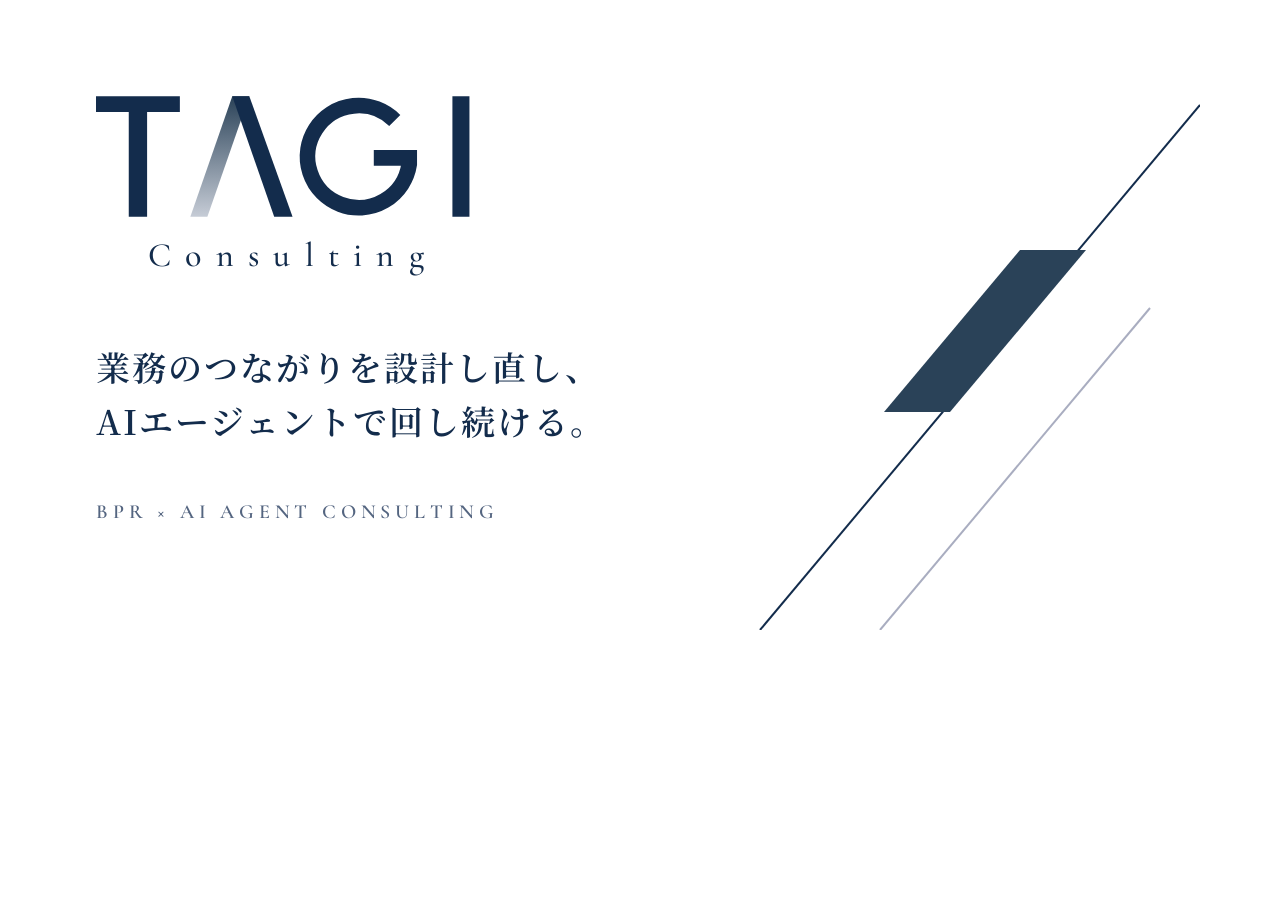
<file: tools/ogp.html>
<!DOCTYPE html>
<html lang="ja">
<head>
<meta charset="UTF-8">
<link rel="stylesheet" href="https://fonts.googleapis.com/css2?family=Cormorant+Garamond:wght@500;600&family=Noto+Serif+JP:wght@600&display=swap">
<style>
  html, body { margin: 0; width: 1200px; height: 630px; overflow: hidden; background: #fff; }
  .wrap { position: relative; width: 1200px; height: 630px; }
  .logo { position: absolute; left: 96px; top: 96px; width: 380px; color: #132C4C; }
  .logo svg { display: block; width: 380px; height: 121px; }
  .sub { display: block; margin-top: 18px; text-align: center; font: 500 34px "Cormorant Garamond", serif; letter-spacing: 0.42em; margin-right: -0.42em; }
  .copy { position: absolute; left: 96px; top: 340px; font: 600 34px/1.6 "Noto Serif JP", serif; letter-spacing: 0.06em; color: #132C4C; }
  .tag { position: absolute; left: 96px; top: 500px; font: 600 20px "Cormorant Garamond", serif; letter-spacing: 0.24em; color: #546580; }
  .motif { position: absolute; inset: 0; }
</style>
</head>
<body>
<div class="wrap">
  <svg class="motif" viewBox="0 0 1200 630">
    <line x1="760" y1="630" x2="1200" y2="105" stroke="#132C4C" stroke-width="2"/>
    <polygon points="1020,250 1086,250 950,412 884,412" fill="#2A4258"/>
    <line x1="880" y1="630" x2="1150" y2="308" stroke="#A9ADC0" stroke-width="2"/>
  </svg>
  <div class="logo">
    <svg viewBox="0 0 290 92">
      <defs><linearGradient id="a" x1="0" y1="0" x2="0" y2="1"><stop offset="0" stop-color="#2A4258"/><stop offset="1" stop-color="#C6CCD6"/></linearGradient></defs>
      <path d="M0 0h64v12H0zM25 0h14v92H25z" fill="currentColor"/>
      <path d="M104 0h13L85 92H72z" fill="url(#a)"/>
      <path d="M104 0h13l33 92h-14z" fill="currentColor"/>
      <path d="M228 18.5A39 39 0 1 0 239 52v-5h-27" fill="none" stroke="currentColor" stroke-width="12"/>
      <path d="M272 0h13v92h-13z" fill="currentColor"/>
    </svg>
    <span class="sub">Consulting</span>
  </div>
  <p class="copy" style="margin:0">業務のつながりを設計し直し、<br>AIエージェントで回し続ける。</p>
  <p class="tag" style="margin:0">BPR × AI AGENT CONSULTING</p>
</div>
</body>
</html>
</file>
<file: assets/css/style.css>
/* ==========================================================================
   Tokens
   ========================================================================== */
:root {
  --color-navy-900: #0F2240;
  --color-navy-800: #132C4C;
  --color-navy-700: #2A4258;
  --color-slate-600: #546580;
  --color-slate-400: #93A0AE;
  --color-lavender-300: #A9ADC0;
  --color-ai-accent: #3E6FA8;
  --color-ai-accent-light: #8FB3E0;
  --gradient-signature: linear-gradient(135deg, #546580 0%, #93A0AE 100%);

  --color-ink: #1B2533;
  --color-ink-sub: #4A5568;
  --color-line: #DDE2EA;
  --color-bg-mist: #F4F6FA;
  --color-bg-paper: #FAFAF8;
  --color-white: #FFFFFF;

  --font-serif-jp: "Noto Serif JP", "Hiragino Mincho ProN", "Yu Mincho", serif;
  --font-serif-en: "Cormorant Garamond", "Times New Roman", serif;
  --font-sans: "Noto Sans JP", "Hiragino Sans", "Hiragino Kaku Gothic ProN", "Yu Gothic", "Meiryo", sans-serif;

  --fs-display: clamp(1.875rem, 1.25rem + 2vw, 2.75rem);
  --fs-h2: clamp(1.625rem, 1.3rem + 1vw, 2.125rem);
  --fs-h3: clamp(1.1875rem, 1.1rem + 0.3vw, 1.375rem);
  --fs-eyebrow: clamp(0.8125rem, 0.75rem + 0.2vw, 0.9375rem);
  --fs-lead: clamp(1rem, 0.95rem + 0.2vw, 1.125rem);
  --fs-body: clamp(0.9375rem, 0.9rem + 0.1vw, 1rem);
  --fs-small: clamp(0.8125rem, 0.8rem + 0.1vw, 0.875rem);

  --space-1: 4px;
  --space-2: 8px;
  --space-3: 16px;
  --space-4: 24px;
  --space-5: 32px;
  --space-6: 48px;
  --space-7: 64px;
  --space-8: 96px;
  --space-9: 128px;
  --section-py: clamp(72px, 3rem + 5vw, 128px);
  --gutter-x: clamp(20px, 1rem + 2vw, 40px);

  --container-wide: 1200px;
  --container-base: 1040px;
  --container-narrow: 760px;
  --header-h: 72px;

  --radius-sm: 4px;
  --radius-md: 6px;
  --shadow-hover: 0 8px 24px rgba(19, 44, 76, 0.08);
  --ease-out: cubic-bezier(0.22, 1, 0.36, 1);
}

/* ==========================================================================
   Base
   ========================================================================== */
*,
*::before,
*::after {
  box-sizing: border-box;
}

html {
  -webkit-text-size-adjust: 100%;
  text-size-adjust: 100%;
  scroll-behavior: smooth;
  scroll-padding-top: calc(var(--header-h) + 8px);
}

body {
  margin: 0;
  overflow-x: clip;
  font-family: var(--font-sans);
  font-size: var(--fs-body);
  line-height: 1.9;
  letter-spacing: 0.04em;
  color: var(--color-ink);
  background: var(--color-white);
  word-break: auto-phrase;
  -webkit-font-smoothing: antialiased;
}

h1, h2, h3, p, ul, ol, figure, dl, dd {
  margin: 0;
}

ul, ol {
  padding: 0;
  list-style: none;
}

a {
  color: inherit;
}

img, svg {
  display: block;
  max-width: 100%;
}

strong {
  font-weight: 700;
}

:focus-visible {
  outline: 2px solid var(--color-ai-accent);
  outline-offset: 3px;
}

/* ==========================================================================
   Utilities
   ========================================================================== */
.u-svg-defs {
  position: absolute;
  width: 0;
  height: 0;
  overflow: hidden;
}

.u-visually-hidden {
  position: absolute !important;
  width: 1px;
  height: 1px;
  padding: 0;
  margin: -1px;
  overflow: hidden;
  clip: rect(0 0 0 0);
  white-space: nowrap;
  border: 0;
}

.u-skip-link {
  position: absolute;
  top: -100px;
  left: 16px;
  z-index: 200;
  padding: 12px 20px;
  color: var(--color-white);
  background: var(--color-navy-800);
  border-radius: var(--radius-sm);
}

.u-skip-link:focus {
  top: 16px;
}

.u-bg-mist {
  background: var(--color-bg-mist);
}

.u-sp {
  display: none;
}

@media (max-width: 767px) {
  .u-sp { display: inline; }
  .u-pc { display: none; }
}

/* ==========================================================================
   Layout
   ========================================================================== */
.l-container {
  width: 100%;
  margin-inline: auto;
  padding-inline: var(--gutter-x);
}

.l-container--wide { max-width: calc(var(--container-wide) + var(--gutter-x) * 2); }
.l-container--base { max-width: calc(var(--container-base) + var(--gutter-x) * 2); }
.l-container--narrow { max-width: calc(var(--container-narrow) + var(--gutter-x) * 2); }

.l-section {
  position: relative;
  padding-block: var(--section-py);
}

/* Header */
.l-header {
  position: sticky;
  top: 0;
  z-index: 100;
  height: var(--header-h);
  background: rgba(255, 255, 255, 0.94);
  border-bottom: 1px solid transparent;
  backdrop-filter: saturate(160%) blur(8px);
  -webkit-backdrop-filter: saturate(160%) blur(8px);
  transition: border-color 0.2s;
}

.l-header.is-scrolled {
  border-bottom-color: var(--color-line);
}

.l-header__inner {
  display: flex;
  align-items: center;
  justify-content: space-between;
  gap: var(--space-4);
  height: 100%;
  max-width: 1360px;
  margin-inline: auto;
  padding-inline: var(--gutter-x);
}

.l-header__toggle {
  display: none;
}

.l-nav {
  display: flex;
  align-items: center;
  gap: var(--space-5);
}

.l-nav__list {
  display: flex;
  gap: clamp(16px, 1.6vw, 28px);
}

.l-nav__list a {
  position: relative;
  display: block;
  padding-block: 8px;
  font-size: 0.875rem;
  font-weight: 500;
  color: var(--color-navy-800);
  text-decoration: none;
  white-space: nowrap;
}

.l-nav__list a::after {
  position: absolute;
  bottom: 2px;
  left: 0;
  width: 100%;
  height: 1px;
  content: "";
  background: var(--color-navy-800);
  transform: scaleX(0);
  transform-origin: left;
  transition: transform 0.25s var(--ease-out);
}

.l-nav__list a:hover::after {
  transform: scaleX(1);
}

@media (max-width: 1023px) {
  .l-header__toggle {
    position: relative;
    display: grid;
    place-items: center;
    width: 48px;
    height: 48px;
    margin-right: -10px;
    padding: 0;
    color: var(--color-navy-800);
    cursor: pointer;
    background: none;
    border: 0;
  }

  .l-header__toggle-bar,
  .l-header__toggle-bar::before,
  .l-header__toggle-bar::after {
    display: block;
    width: 24px;
    height: 1.5px;
    background: currentColor;
    transition: transform 0.25s var(--ease-out), opacity 0.2s;
  }

  .l-header__toggle-bar {
    position: relative;
  }

  .l-header__toggle-bar::before,
  .l-header__toggle-bar::after {
    position: absolute;
    left: 0;
    content: "";
  }

  .l-header__toggle-bar::before { top: -7px; }
  .l-header__toggle-bar::after { top: 7px; }

  .l-header__toggle[aria-expanded="true"] .l-header__toggle-bar { background: transparent; }
  .l-header__toggle[aria-expanded="true"] .l-header__toggle-bar::before { transform: translateY(7px) rotate(45deg); }
  .l-header__toggle[aria-expanded="true"] .l-header__toggle-bar::after { transform: translateY(-7px) rotate(-45deg); }

  .l-nav {
    position: fixed;
    top: var(--header-h);
    right: 0;
    left: 0;
    flex-direction: column;
    align-items: stretch;
    gap: var(--space-4);
    max-height: calc(100dvh - var(--header-h));
    padding: var(--space-3) var(--gutter-x) var(--space-6);
    overflow-y: auto;
    visibility: hidden;
    background: var(--color-white);
    border-bottom: 1px solid var(--color-line);
    box-shadow: 0 16px 32px rgba(19, 44, 76, 0.08);
    opacity: 0;
    transform: translateY(-8px);
    transition: opacity 0.2s, transform 0.2s var(--ease-out), visibility 0.2s;
  }

  .l-nav.is-open {
    visibility: visible;
    opacity: 1;
    transform: none;
  }

  .l-nav__list {
    flex-direction: column;
    gap: 0;
  }

  .l-nav__list a {
    padding-block: 14px;
    font-size: 1rem;
    border-bottom: 1px solid var(--color-line);
  }

  .l-nav__list a::after { display: none; }

  .l-nav__cta {
    width: 100%;
  }
}

/* Footer */
.l-footer {
  position: relative;
  overflow: hidden;
  color: rgba(255, 255, 255, 0.82);
  background: var(--color-navy-900);
}

.l-footer::before {
  position: absolute;
  top: -40px;
  right: 2%;
  width: 1px;
  height: 200px;
  content: "";
  background: rgba(169, 173, 192, 0.45);
  transform: rotate(40deg);
  transform-origin: top;
}

.l-footer__inner {
  display: grid;
  grid-template-columns: 1.3fr 1.6fr 1fr;
  gap: var(--space-6);
  padding-block: var(--space-8) var(--space-6);
}

.l-footer__tagline {
  margin-top: var(--space-4);
  font-family: var(--font-serif-jp);
  font-size: 0.9375rem;
  line-height: 1.9;
  color: rgba(255, 255, 255, 0.82);
}

.l-footer__nav ul {
  display: grid;
  grid-template-columns: repeat(2, minmax(0, 1fr));
  gap: 10px var(--space-5);
}

.l-footer__nav a,
.l-footer__info a {
  font-size: 0.875rem;
  color: rgba(255, 255, 255, 0.86);
  text-decoration: none;
}

.l-footer__nav a:hover,
.l-footer__info a:hover {
  color: var(--color-white);
  text-decoration: underline;
  text-underline-offset: 4px;
}

.l-footer__info-label {
  margin-bottom: var(--space-2);
  font-family: var(--font-serif-en);
  font-size: 1rem;
  font-weight: 600;
  letter-spacing: 0.2em;
  color: var(--color-white);
  text-transform: uppercase;
}

.l-footer__info a {
  overflow-wrap: anywhere;
}

.l-footer__copy {
  padding: var(--space-4) var(--gutter-x);
  font-size: 0.75rem;
  color: rgba(255, 255, 255, 0.7);
  text-align: center;
  border-top: 1px solid rgba(255, 255, 255, 0.12);
}

@media (max-width: 767px) {
  .l-footer__inner {
    grid-template-columns: 1fr;
    gap: var(--space-5);
    padding-block: var(--space-7) var(--space-5);
  }

  .l-footer__copy {
    padding-bottom: 96px;
  }
}

/* ==========================================================================
   Components
   ========================================================================== */
/* Logo */
.c-logo {
  display: inline-flex;
  flex-direction: column;
  align-items: center;
  gap: 2px;
  color: var(--color-navy-800);
  text-decoration: none;
}

.c-logo__mark {
  width: 92px;
  height: 29px;
}

.c-logo__sub {
  font-family: var(--font-serif-en);
  font-size: 0.8125rem;
  font-weight: 500;
  line-height: 1;
  letter-spacing: 0.42em;
  margin-right: -0.42em;
}

.logo-a-stop-start { stop-color: var(--logo-a-start, #2A4258); }
.logo-a-stop-end { stop-color: var(--logo-a-end, #C6CCD6); }

.c-logo--inverse {
  --logo-a-start: #FFFFFF;
  --logo-a-end: #546580;
  color: var(--color-white);
}

.c-logo--inverse .c-logo__mark {
  width: 120px;
  height: 38px;
}

.c-logo--inverse .c-logo__sub {
  font-size: 1rem;
}

/* Eyebrow & section heading */
.c-eyebrow {
  font-family: var(--font-serif-en);
  font-size: var(--fs-eyebrow);
  font-weight: 600;
  line-height: 1.3;
  letter-spacing: 0.24em;
  color: var(--color-slate-600);
}

.c-section-heading {
  max-width: 760px;
  margin: 0 auto var(--space-7);
  text-align: center;
}

.c-section-heading__title {
  margin-top: var(--space-2);
  font-family: var(--font-serif-jp);
  font-size: var(--fs-h2);
  font-weight: 600;
  line-height: 1.5;
  letter-spacing: 0.06em;
  color: var(--color-navy-800);
}

.c-section-heading__title::after {
  display: block;
  width: 40px;
  height: 2px;
  margin: var(--space-4) auto 0;
  content: "";
  background: var(--gradient-signature);
}

.c-section-heading__lead {
  margin-top: var(--space-4);
  font-size: var(--fs-lead);
  line-height: 2;
  color: var(--color-ink-sub);
}

.c-section-heading--left {
  margin-inline: 0;
  text-align: left;
}

.c-section-heading--left .c-section-heading__title::after {
  margin-left: 0;
}

.c-section-heading--inverse .c-eyebrow { color: var(--color-lavender-300); }
.c-section-heading--inverse .c-section-heading__title { color: var(--color-white); }
.c-section-heading--inverse .c-section-heading__lead { color: rgba(255, 255, 255, 0.82); }

@media (max-width: 767px) {
  .c-section-heading {
    margin-bottom: var(--space-6);
  }

  .c-section-heading__lead {
    text-align: left;
  }

  .c-section-heading--inverse .c-section-heading__lead,
  .c-section-heading .c-section-heading__lead {
    text-align: left;
  }
}

/* Button */
.c-button {
  display: inline-flex;
  align-items: center;
  justify-content: center;
  gap: 10px;
  min-height: 56px;
  padding: 0 32px;
  font-family: var(--font-sans);
  font-size: 1rem;
  font-weight: 700;
  line-height: 1.3;
  letter-spacing: 0.08em;
  text-align: center;
  text-decoration: none;
  cursor: pointer;
  border: 1px solid transparent;
  border-radius: var(--radius-sm);
  transition: background-color 0.2s, color 0.2s, border-color 0.2s;
}

.c-button__icon {
  width: 18px;
  height: 18px;
  flex-shrink: 0;
  transition: transform 0.25s var(--ease-out);
}

.c-button:hover .c-button__icon:not(.c-button__icon--lead) {
  transform: translateX(4px);
}

.c-button__icon--lead {
  width: 22px;
  height: 22px;
}

.c-button--primary {
  color: var(--color-white);
  background: var(--color-navy-800);
}

.c-button--primary:hover {
  background: var(--color-navy-700);
}

.c-button--secondary {
  color: var(--color-navy-800);
  background: var(--color-white);
  border-color: var(--color-navy-800);
}

.c-button--secondary:hover {
  background: var(--color-bg-mist);
}

.c-button--ghost {
  color: var(--color-navy-800);
  background: transparent;
  border-color: var(--color-line);
}

.c-button--ghost:hover {
  border-color: var(--color-navy-800);
}

.c-button--small {
  min-height: 44px;
  padding: 0 20px;
  font-size: 0.875rem;
}

.c-button--large {
  min-height: 64px;
  padding: 0 40px;
  font-size: 1.0625rem;
}

/* Card */
.c-card {
  position: relative;
  background: var(--color-white);
  border: 1px solid var(--color-line);
  border-radius: var(--radius-md);
}

/* Number */
.c-number,
.p-ai__step-no,
.p-process__no,
.c-accordion__q::before {
  font-variant-numeric: lining-nums;
}

.c-number {
  display: block;
  font-family: var(--font-serif-en);
  font-size: 1.125rem;
  font-weight: 600;
  line-height: 1;
  letter-spacing: 0.08em;
  color: var(--color-slate-600);
}

/* Badge */
.c-badge {
  display: inline-block;
  padding: 4px 12px;
  font-size: 0.75rem;
  font-weight: 700;
  line-height: 1.6;
  letter-spacing: 0.08em;
  border-radius: 2px;
}

.c-badge--focus {
  color: var(--color-white);
  background: var(--color-navy-800);
}

.c-badge--sample {
  color: var(--color-navy-900);
  background: #E4EBF5;
}

/* Check list */
.c-check-list li {
  position: relative;
  padding-left: 26px;
  font-size: 0.9375rem;
  line-height: 1.8;
}

.c-check-list li + li {
  margin-top: 6px;
}

.c-check-list li::before {
  position: absolute;
  top: 0.62em;
  left: 2px;
  width: 12px;
  height: 7px;
  content: "";
  border-bottom: 1.5px solid var(--color-navy-800);
  border-left: 1.5px solid var(--color-navy-800);
  transform: rotate(-45deg);
}

/* Text link */
.c-text-link {
  display: inline-flex;
  align-items: center;
  gap: 8px;
  font-size: 0.9375rem;
  font-weight: 700;
  color: var(--color-navy-800);
  text-decoration: none;
  border-bottom: 1px solid currentColor;
  padding-bottom: 2px;
}

.c-text-link svg {
  width: 16px;
  height: 16px;
  transition: transform 0.25s var(--ease-out);
}

.c-text-link:hover svg {
  transform: translateX(4px);
}

/* Accordion */
.c-accordion {
  border-bottom: 1px solid var(--color-line);
}

.c-accordion:first-child {
  border-top: 1px solid var(--color-line);
}

.c-accordion__q {
  position: relative;
  display: block;
  padding: 24px 56px 24px 44px;
  font-size: 1rem;
  font-weight: 700;
  line-height: 1.7;
  color: var(--color-navy-800);
  cursor: pointer;
  list-style: none;
}

.c-accordion__q::-webkit-details-marker {
  display: none;
}

.c-accordion__q::before {
  position: absolute;
  top: 20px;
  left: 4px;
  font-family: var(--font-serif-en);
  font-size: 1.5rem;
  font-weight: 600;
  line-height: 1.2;
  color: var(--color-navy-800);
  content: "Q";
}

.c-accordion__q::after {
  position: absolute;
  top: 50%;
  right: 12px;
  width: 10px;
  height: 10px;
  margin-top: -7px;
  content: "";
  border-right: 1.5px solid var(--color-navy-800);
  border-bottom: 1.5px solid var(--color-navy-800);
  transform: rotate(45deg);
  transition: transform 0.25s var(--ease-out);
}

.c-accordion[open] .c-accordion__q::after {
  margin-top: -2px;
  transform: rotate(-135deg);
}

.c-accordion__q:hover {
  color: var(--color-navy-700);
}

.c-accordion__a {
  position: relative;
  padding: 0 16px 28px 44px;
  color: var(--color-ink-sub);
}

.c-accordion__a::before {
  position: absolute;
  top: -4px;
  left: 4px;
  font-family: var(--font-serif-en);
  font-size: 1.5rem;
  font-weight: 600;
  line-height: 1.2;
  color: var(--color-slate-600);
  content: "A";
}

/* Fixed CTA (SP) */
.c-fixed-cta {
  display: none;
}

@media (max-width: 767px) {
  .c-fixed-cta {
    position: fixed;
    right: 16px;
    bottom: 16px;
    left: 16px;
    z-index: 90;
    display: flex;
    align-items: center;
    justify-content: center;
    gap: 10px;
    min-height: 54px;
    font-size: 1rem;
    font-weight: 700;
    letter-spacing: 0.08em;
    color: var(--color-white);
    text-decoration: none;
    pointer-events: none;
    background: var(--color-navy-800);
    border-radius: var(--radius-sm);
    box-shadow: 0 8px 24px rgba(15, 34, 64, 0.25);
    opacity: 0;
    transform: translateY(16px);
    transition: opacity 0.25s, transform 0.25s var(--ease-out);
  }

  .c-fixed-cta svg {
    width: 20px;
    height: 20px;
  }

  .c-fixed-cta.is-visible {
    pointer-events: auto;
    opacity: 1;
    transform: none;
  }
}

/* ==========================================================================
   Project: Hero
   ========================================================================== */
.p-hero {
  position: relative;
  overflow: hidden;
}

.p-hero__inner {
  display: grid;
  grid-template-columns: minmax(0, 8fr) minmax(0, 4fr);
  align-items: center;
  gap: var(--space-5);
  min-height: min(calc(100vh - var(--header-h) - 72px), 680px);
  padding-block: var(--space-8);
}

.p-hero__title {
  margin-top: var(--space-4);
  font-family: var(--font-serif-jp);
  font-size: var(--fs-display);
  font-weight: 600;
  line-height: 1.5;
  letter-spacing: 0.05em;
  color: var(--color-navy-800);
}

.p-hero__lead {
  margin-top: var(--space-5);
  font-size: var(--fs-lead);
  line-height: 2;
  color: var(--color-ink-sub);
}

.p-hero__actions {
  display: flex;
  flex-wrap: wrap;
  gap: var(--space-3);
  margin-top: var(--space-6);
}

.p-hero__meta {
  display: flex;
  flex-wrap: wrap;
  gap: 4px 12px;
  margin-top: var(--space-5);
  font-size: var(--fs-small);
  color: var(--color-slate-600);
  letter-spacing: 0.06em;
}

.p-hero__meta span {
  color: var(--color-lavender-300);
}

.p-hero__visual {
  position: relative;
  align-self: stretch;
}

.p-hero__motif {
  width: 100%;
  height: 100%;
  max-height: 560px;
}

.p-hero__line {
  stroke: var(--color-navy-800);
  stroke-width: 1.5;
}

.p-hero__line--light {
  stroke: var(--color-lavender-300);
}

.p-hero__band {
  fill: var(--color-navy-700);
}

.p-hero__flow rect {
  fill: var(--color-white);
  stroke: var(--color-lavender-300);
  stroke-width: 1;
}

.p-hero__flow path {
  fill: none;
  stroke: var(--color-lavender-300);
  stroke-width: 1;
  stroke-dasharray: 3 4;
}

.p-hero__flow text {
  font-family: var(--font-sans);
  font-size: 14px;
  letter-spacing: 0.1em;
  fill: var(--color-slate-600);
  text-anchor: middle;
}

.p-hero__band-strip {
  background: var(--color-bg-mist);
  border-top: 1px solid var(--color-line);
}

.p-hero__areas {
  display: flex;
  flex-wrap: wrap;
  justify-content: center;
  gap: 8px 0;
  padding-block: 20px;
}

.p-hero__areas li {
  padding-inline: clamp(16px, 2.4vw, 40px);
  font-family: var(--font-serif-jp);
  font-size: 0.9375rem;
  font-weight: 500;
  letter-spacing: 0.08em;
  color: var(--color-navy-800);
}

.p-hero__areas li + li {
  border-left: 1px solid var(--color-lavender-300);
}

@media (max-width: 1023px) {
  .p-hero__inner {
    grid-template-columns: minmax(0, 1fr) minmax(0, 0.7fr);
  }
}

@media (max-width: 767px) {
  .p-hero__inner {
    grid-template-columns: 1fr;
    min-height: 0;
    padding-block: var(--space-7) var(--space-6);
  }

  .p-hero__visual {
    position: absolute;
    top: 0;
    right: -60px;
    width: 220px;
    height: 260px;
    opacity: 0.55;
    pointer-events: none;
  }

  .p-hero__flow {
    display: none;
  }

  .p-hero__body {
    position: relative;
  }

  .p-hero__actions {
    flex-direction: column;
  }

  .p-hero__actions .c-button {
    width: 100%;
  }

  .p-hero__areas {
    display: grid;
    grid-template-columns: repeat(2, minmax(0, 1fr));
    gap: 0;
    padding-block: 12px;
  }

  .p-hero__areas li {
    padding: 8px 4px;
    font-size: 0.875rem;
    text-align: center;
  }

  .p-hero__areas li + li {
    border-left: 0;
  }

  .p-hero__areas li:nth-child(even) {
    border-left: 1px solid var(--color-lavender-300);
  }
}

/* ==========================================================================
   Project: Issues
   ========================================================================== */
.p-issues__list {
  display: grid;
  grid-template-columns: repeat(3, minmax(0, 1fr));
  gap: var(--space-4);
}

.p-issues__card {
  display: flex;
  flex-direction: column;
  gap: var(--space-3);
  padding: var(--space-5);
}

.p-issues__card::before {
  position: absolute;
  top: 0;
  left: var(--space-5);
  width: 32px;
  height: 2px;
  content: "";
  background: var(--color-navy-800);
}

.p-issues__card p {
  font-size: 1.0625rem;
  font-weight: 500;
  line-height: 1.8;
  color: var(--color-ink);
}

.p-issues__bridge {
  position: relative;
  margin-top: var(--space-7);
  padding-top: var(--space-6);
  font-family: var(--font-serif-jp);
  font-size: clamp(1.125rem, 1rem + 0.5vw, 1.375rem);
  font-weight: 500;
  line-height: 1.8;
  color: var(--color-navy-800);
  text-align: center;
}

.p-issues__bridge::before {
  position: absolute;
  top: 0;
  left: 50%;
  width: 1px;
  height: 32px;
  content: "";
  background: var(--color-navy-800);
}

.p-issues__bridge strong {
  font-weight: 600;
  background: linear-gradient(transparent 70%, #DCE4F0 70%);
}

@media (max-width: 1023px) {
  .p-issues__list {
    grid-template-columns: repeat(2, minmax(0, 1fr));
  }
}

@media (max-width: 767px) {
  .p-issues__list {
    grid-template-columns: 1fr;
    gap: var(--space-3);
  }

  .p-issues__card {
    flex-direction: row;
    align-items: baseline;
    gap: var(--space-3);
    padding: var(--space-4) 20px;
  }

  .p-issues__card::before {
    left: 20px;
  }

  .p-issues__card p {
    font-size: 1rem;
  }
}

/* ==========================================================================
   Project: Services
   ========================================================================== */
.p-services__grid {
  display: grid;
  grid-template-columns: repeat(2, minmax(0, 1fr));
  gap: var(--space-5);
}

.p-services__card {
  display: flex;
  flex-direction: column;
  padding: var(--space-6) var(--space-6) var(--space-6);
  transition: border-color 0.2s, box-shadow 0.2s;
}

.p-services__card:hover {
  border-color: var(--color-navy-800);
  box-shadow: var(--shadow-hover);
}

.p-services__card--featured {
  border: 2px solid var(--color-navy-800);
  background:
    linear-gradient(135deg, transparent 0 82%, rgba(169, 173, 192, 0.16) 82% 84%, transparent 84%),
    var(--color-white);
}

.p-services__card--featured .c-badge {
  position: absolute;
  top: -14px;
  left: var(--space-6);
}

.p-services__name {
  margin-top: var(--space-3);
  font-family: var(--font-serif-jp);
  font-size: var(--fs-h3);
  font-weight: 600;
  line-height: 1.6;
  letter-spacing: 0.04em;
  color: var(--color-navy-800);
}

.p-services__en {
  margin-top: 4px;
  font-family: var(--font-serif-en);
  font-size: 0.9375rem;
  font-weight: 500;
  letter-spacing: 0.08em;
  color: var(--color-slate-600);
}

.p-services__desc {
  margin-top: var(--space-4);
  color: var(--color-ink);
}

.p-services__card .c-check-list {
  margin-top: var(--space-4);
  padding-top: var(--space-4);
  border-top: 1px solid var(--color-line);
}

.p-services__card .c-text-link {
  align-self: flex-start;
  margin-top: var(--space-5);
}

@media (max-width: 767px) {
  .p-services__grid {
    grid-template-columns: 1fr;
    gap: var(--space-5);
  }

  .p-services__card {
    padding: var(--space-5) 20px;
  }

  .p-services__card--featured {
    order: -1;
  }

  .p-services__card--featured .c-badge {
    left: 20px;
  }
}

/* ==========================================================================
   Project: AI
   ========================================================================== */
.p-ai {
  overflow: hidden;
  color: var(--color-white);
  background: var(--color-navy-900);
}

.p-ai__motif {
  position: absolute;
  inset: 0;
  pointer-events: none;
  background:
    linear-gradient(130deg, transparent 0 calc(78% - 1px), rgba(169, 173, 192, 0.35) calc(78% - 1px) 78%, transparent 78%),
    linear-gradient(130deg, transparent 0 81%, rgba(42, 66, 88, 0.9) 81% 84%, transparent 84%),
    linear-gradient(130deg, transparent 0 calc(12% - 1px), rgba(169, 173, 192, 0.2) calc(12% - 1px) 12%, transparent 12%);
}

.p-ai .l-container {
  position: relative;
}

.p-ai__compare {
  display: grid;
  grid-template-columns: repeat(2, minmax(0, 1fr));
  gap: var(--space-4);
  max-width: 960px;
  margin: 0 auto var(--space-7);
}

.p-ai__compare-item {
  padding: var(--space-5);
  font-size: 0.9375rem;
  color: rgba(255, 255, 255, 0.8);
  border: 1px solid rgba(255, 255, 255, 0.18);
  border-radius: var(--radius-md);
}

.p-ai__compare-item--accent {
  color: var(--color-white);
  background: rgba(62, 111, 168, 0.22);
  border-color: var(--color-ai-accent-light);
}

.p-ai__compare-label {
  margin-bottom: var(--space-2);
  font-family: var(--font-serif-jp);
  font-size: 1.125rem;
  font-weight: 600;
  color: var(--color-white);
}

.p-ai__flow {
  padding: var(--space-6);
  color: var(--color-ink);
  background: var(--color-white);
  border-radius: var(--radius-md);
}

.p-ai__flow-caption {
  display: flex;
  flex-wrap: wrap;
  align-items: center;
  gap: 8px 16px;
  margin-bottom: var(--space-5);
}

.p-ai__flow-title {
  font-family: var(--font-serif-jp);
  font-size: var(--fs-h3);
  font-weight: 600;
  line-height: 1.6;
  color: var(--color-navy-800);
}

.p-ai__steps {
  position: relative;
  display: grid;
  grid-template-columns: repeat(6, minmax(0, 1fr));
  gap: var(--space-3);
  counter-reset: none;
}

.p-ai__steps::before {
  position: absolute;
  top: 22px;
  right: 8%;
  left: 8%;
  height: 2px;
  content: "";
  background: linear-gradient(90deg, var(--color-ai-accent), var(--color-navy-800));
}

.p-ai__step {
  position: relative;
  display: flex;
  flex-direction: column;
  align-items: center;
  text-align: center;
}

.p-ai__step-actor {
  position: relative;
  display: inline-flex;
  align-items: center;
  gap: 4px;
  height: 44px;
  padding: 0 14px;
  font-size: 0.8125rem;
  font-weight: 700;
  letter-spacing: 0.08em;
  color: var(--color-white);
  background: var(--color-ai-accent);
  border-radius: 999px;
}

.p-ai__step-actor svg {
  width: 20px;
  height: 20px;
}

.p-ai__step--human .p-ai__step-actor {
  color: var(--color-navy-800);
  background: var(--color-white);
  border: 2px solid var(--color-navy-800);
}

.p-ai__step-no {
  margin-top: var(--space-3);
  font-family: var(--font-serif-en);
  font-size: 0.875rem;
  font-weight: 600;
  letter-spacing: 0.14em;
  color: var(--color-slate-600);
}

.p-ai__step-name {
  margin-top: 2px;
  font-family: var(--font-serif-jp);
  font-size: 1.125rem;
  font-weight: 600;
  color: var(--color-navy-800);
}

.p-ai__step p {
  margin-top: var(--space-2);
  font-size: 0.8125rem;
  line-height: 1.75;
  color: var(--color-ink-sub);
  text-align: left;
}

.p-ai__step--human {
  padding: 0 6px 12px;
  background: var(--color-bg-mist);
  border-radius: var(--radius-md);
  box-shadow: 0 0 0 8px var(--color-bg-mist);
}

.p-ai__exception {
  display: flex;
  align-items: flex-start;
  gap: var(--space-3);
  margin-top: var(--space-5);
  padding: var(--space-3) var(--space-4);
  background: var(--color-bg-mist);
  border-left: 3px solid var(--color-navy-800);
  border-radius: 0 var(--radius-sm) var(--radius-sm) 0;
}

.p-ai__exception-label {
  display: inline-flex;
  flex-shrink: 0;
  align-items: center;
  gap: 6px;
  font-size: 0.875rem;
  font-weight: 700;
  line-height: 1.9;
  color: var(--color-navy-800);
}

.p-ai__exception-label svg {
  width: 20px;
  height: 20px;
}

.p-ai__exception p {
  font-size: 0.875rem;
  line-height: 1.9;
  color: var(--color-ink);
}

.p-ai__note {
  margin-top: var(--space-4);
  font-size: var(--fs-small);
  line-height: 1.8;
  color: var(--color-ink-sub);
}

.p-ai__points {
  margin-top: var(--space-7);
}

.p-ai__points-title {
  margin-bottom: var(--space-4);
  font-family: var(--font-serif-jp);
  font-size: var(--fs-h3);
  font-weight: 600;
  text-align: center;
}

.p-ai__points-list {
  display: grid;
  grid-template-columns: repeat(5, minmax(0, 1fr));
  gap: var(--space-3);
}

.p-ai__points-list li {
  padding: var(--space-4);
  font-size: 0.875rem;
  line-height: 1.8;
  color: rgba(255, 255, 255, 0.82);
  border-top: 2px solid var(--color-ai-accent-light);
  background: rgba(255, 255, 255, 0.04);
}

.p-ai__points-name {
  display: block;
  margin-bottom: var(--space-2);
  font-size: 1rem;
  font-weight: 700;
  color: var(--color-white);
}

@media (max-width: 1023px) {
  .p-ai__steps {
    grid-template-columns: repeat(3, minmax(0, 1fr));
    row-gap: var(--space-6);
  }

  .p-ai__steps::before {
    display: none;
  }

  .p-ai__points-list {
    grid-template-columns: repeat(2, minmax(0, 1fr));
  }
}

@media (max-width: 767px) {
  .p-ai__compare {
    grid-template-columns: 1fr;
    gap: var(--space-3);
    margin-bottom: var(--space-6);
  }

  .p-ai__compare-item {
    padding: var(--space-4) 20px;
  }

  .p-ai__flow {
    margin-inline: calc(var(--gutter-x) * -0.5);
    padding: var(--space-5) 16px;
  }

  .p-ai__steps {
    grid-template-columns: 1fr;
    gap: 0;
  }

  .p-ai__steps::before {
    display: block;
    top: 22px;
    bottom: 22px;
    left: 37px;
    right: auto;
    width: 2px;
    height: auto;
    background: linear-gradient(180deg, var(--color-ai-accent), var(--color-navy-800));
  }

  .p-ai__step {
    display: grid;
    grid-template-columns: 76px minmax(0, 1fr);
    grid-template-rows: auto auto auto;
    column-gap: var(--space-3);
    align-items: start;
    padding-block: 10px;
    text-align: left;
  }

  .p-ai__step-actor {
    grid-row: 1 / span 3;
    justify-content: center;
    width: 76px;
    padding: 0;
  }

  .p-ai__step-no {
    margin-top: 0;
  }

  .p-ai__step p {
    margin-top: 4px;
  }

  .p-ai__step--human {
    margin-block: 8px;
    padding: 10px 0;
    box-shadow: 0 0 0 0 transparent;
  }

  .p-ai__exception {
    flex-direction: column;
    gap: 4px;
  }

  .p-ai__points-list {
    grid-template-columns: 1fr;
  }
}

/* ==========================================================================
   Project: Strengths
   ========================================================================== */
.p-strengths__inner {
  display: grid;
  grid-template-columns: minmax(0, 4fr) minmax(0, 7fr);
  gap: var(--space-8);
  align-items: start;
}

.p-strengths__heading {
  position: sticky;
  top: calc(var(--header-h) + var(--space-6));
  margin-bottom: 0;
}

.p-strengths__item {
  display: grid;
  grid-template-columns: 56px minmax(0, 1fr);
  gap: var(--space-3);
  padding-block: var(--space-5);
  border-bottom: 1px solid var(--color-line);
}

.p-strengths__item:first-child {
  padding-top: 0;
}

.p-strengths__item .c-number {
  padding-top: 6px;
  font-size: 1.5rem;
  color: var(--color-navy-800);
}

.p-strengths__title {
  font-family: var(--font-serif-jp);
  font-size: var(--fs-h3);
  font-weight: 600;
  line-height: 1.6;
  color: var(--color-navy-800);
}

.p-strengths__item p {
  margin-top: var(--space-2);
  color: var(--color-ink-sub);
}

@media (max-width: 1023px) {
  .p-strengths__inner {
    grid-template-columns: 1fr;
    gap: var(--space-6);
  }

  .p-strengths__heading {
    position: static;
    margin-inline: auto;
    text-align: center;
  }

  .p-strengths__heading .c-section-heading__title::after {
    margin-left: auto;
  }
}

@media (max-width: 767px) {
  .p-strengths__item {
    grid-template-columns: 40px minmax(0, 1fr);
    gap: var(--space-2);
  }

  .p-strengths__item .c-number {
    font-size: 1.25rem;
  }
}

/* ==========================================================================
   Project: Process
   ========================================================================== */
.p-process__list {
  position: relative;
  display: grid;
  grid-template-columns: repeat(5, minmax(0, 1fr));
  gap: var(--space-4);
}

.p-process__list::before {
  position: absolute;
  top: 28px;
  right: 10%;
  left: 10%;
  height: 1px;
  content: "";
  background: var(--color-navy-800);
}

.p-process__step {
  position: relative;
  text-align: center;
}

.p-process__no {
  position: relative;
  display: grid;
  place-items: center;
  width: 56px;
  height: 56px;
  margin: 0 auto;
  font-family: var(--font-serif-en);
  font-size: 1.25rem;
  font-weight: 600;
  color: var(--color-navy-800);
  background: var(--color-white);
  border: 1px solid var(--color-navy-800);
  border-radius: 50%;
}

.p-process__step:first-child .p-process__no {
  color: var(--color-white);
  background: var(--color-navy-800);
}

.p-process__name {
  margin-top: var(--space-4);
  font-family: var(--font-serif-jp);
  font-size: 1.125rem;
  font-weight: 600;
  line-height: 1.6;
  color: var(--color-navy-800);
}

.p-process__step p {
  margin-top: var(--space-2);
  font-size: 0.875rem;
  line-height: 1.85;
  color: var(--color-ink-sub);
  text-align: left;
}

.p-process__note {
  margin-top: var(--space-7);
  font-size: var(--fs-lead);
  color: var(--color-ink);
  text-align: center;
}

.p-process__note strong {
  color: var(--color-navy-800);
}

@media (max-width: 1023px) {
  .p-process__list {
    grid-template-columns: 1fr;
    gap: 0;
    max-width: 640px;
    margin-inline: auto;
  }

  .p-process__list::before {
    top: 28px;
    bottom: 28px;
    left: 28px;
    right: auto;
    width: 1px;
    height: auto;
  }

  .p-process__step {
    display: grid;
    grid-template-columns: 56px minmax(0, 1fr);
    column-gap: var(--space-4);
    padding-bottom: var(--space-5);
    text-align: left;
  }

  .p-process__no {
    grid-row: 1 / span 2;
    margin: 0;
  }

  .p-process__name {
    margin-top: 10px;
  }
}

@media (max-width: 767px) {
  .p-process__note {
    margin-top: var(--space-5);
    font-size: 1rem;
  }
}

/* ==========================================================================
   Project: Profile
   ========================================================================== */
.p-profile {
  background: var(--color-bg-paper);
}

.p-profile__main {
  display: grid;
  grid-template-columns: minmax(0, 4fr) minmax(0, 7fr);
  gap: var(--space-7);
  align-items: center;
}

.p-profile__emblem {
  position: relative;
  aspect-ratio: 4 / 5;
  overflow: hidden;
  background: var(--color-white);
  border: 1px solid var(--color-line);
  border-radius: var(--radius-md);
}

.p-profile__emblem svg {
  width: 100%;
  height: 100%;
}

.p-profile__role {
  font-size: var(--fs-small);
  font-weight: 500;
  letter-spacing: 0.12em;
  color: var(--color-slate-600);
}

.p-profile__name {
  margin-top: var(--space-1);
  font-family: var(--font-serif-en);
  font-size: clamp(2.25rem, 1.8rem + 1.6vw, 3rem);
  font-weight: 600;
  line-height: 1.2;
  letter-spacing: 0.08em;
  color: var(--color-navy-800);
}

.p-profile__exp {
  display: inline-flex;
  align-items: baseline;
  gap: 10px;
  margin-top: var(--space-3);
  padding: 4px 16px;
  font-size: 0.875rem;
  color: var(--color-navy-800);
  background: var(--color-white);
  border: 1px solid var(--color-line);
  border-radius: 999px;
}

.p-profile__exp strong {
  font-family: var(--font-serif-jp);
  font-size: 1.125rem;
  font-weight: 600;
}

.p-profile__text {
  margin-top: var(--space-5);
  padding-top: var(--space-5);
  border-top: 1px solid var(--color-line);
}

.p-profile__text p + p {
  margin-top: var(--space-2);
}

.p-profile__details {
  display: grid;
  grid-template-columns: minmax(0, 7fr) minmax(0, 4fr);
  gap: var(--space-5);
  margin-top: var(--space-7);
}

.p-profile__block,
.p-profile__approach {
  padding: var(--space-5);
  background: var(--color-white);
  border: 1px solid var(--color-line);
  border-radius: var(--radius-md);
}

.p-profile__block-title {
  margin-bottom: var(--space-4);
  font-family: var(--font-serif-jp);
  font-size: 1.125rem;
  font-weight: 600;
  color: var(--color-navy-800);
}

.p-profile__skills {
  display: flex;
  flex-wrap: wrap;
  gap: 10px;
}

.p-profile__skills li {
  padding: 6px 14px;
  font-size: 0.875rem;
  line-height: 1.6;
  color: var(--color-navy-800);
  background: var(--color-bg-mist);
  border-radius: 2px;
}

.p-profile__certs li {
  position: relative;
  padding: 10px 0 10px 18px;
  font-size: 0.9375rem;
  line-height: 1.6;
  border-bottom: 1px solid var(--color-line);
}

.p-profile__certs li:last-child {
  border-bottom: 0;
}

.p-profile__certs li::before {
  position: absolute;
  top: 1.15em;
  left: 0;
  width: 6px;
  height: 6px;
  content: "";
  background: var(--color-navy-800);
  transform: rotate(45deg);
}

.p-profile__approach {
  margin-top: var(--space-5);
}

.p-profile__approach-list {
  display: grid;
  grid-template-columns: repeat(3, minmax(0, 1fr));
  gap: var(--space-5);
}

.p-profile__approach-list li {
  position: relative;
}

.p-profile__approach-list li + li::before {
  position: absolute;
  top: 0;
  left: calc(var(--space-5) / -2);
  width: 1px;
  height: 100%;
  content: "";
  background: var(--color-line);
}

.p-profile__approach-list strong {
  display: block;
  margin-top: var(--space-2);
  font-size: 1rem;
  color: var(--color-navy-800);
}

.p-profile__approach-list p {
  margin-top: var(--space-1);
  font-size: 0.875rem;
  line-height: 1.85;
  color: var(--color-ink-sub);
}

@media (max-width: 1023px) {
  .p-profile__details {
    grid-template-columns: 1fr;
  }
}

@media (max-width: 767px) {
  .p-profile__main {
    grid-template-columns: 1fr;
    gap: var(--space-5);
  }

  .p-profile__emblem {
    width: 64%;
    max-width: 240px;
    margin-inline: auto;
  }

  .p-profile__body {
    text-align: left;
  }

  .p-profile__details {
    margin-top: var(--space-6);
    gap: var(--space-3);
  }

  .p-profile__block,
  .p-profile__approach {
    padding: var(--space-4) 20px;
  }

  .p-profile__approach {
    margin-top: var(--space-3);
  }

  .p-profile__approach-list {
    grid-template-columns: 1fr;
    gap: var(--space-4);
  }

  .p-profile__approach-list li + li::before {
    top: calc(var(--space-4) / -2);
    left: 0;
    width: 100%;
    height: 1px;
  }
}

/* ==========================================================================
   Project: FAQ
   ========================================================================== */
@media (max-width: 767px) {
  .c-accordion__q {
    padding: 20px 40px 20px 36px;
    font-size: 0.9375rem;
  }

  .c-accordion__q::before {
    top: 16px;
    left: 0;
  }

  .c-accordion__q::after {
    right: 6px;
  }

  .c-accordion__a {
    padding: 0 4px 24px 36px;
  }

  .c-accordion__a::before {
    left: 0;
  }
}

/* ==========================================================================
   Project: Contact
   ========================================================================== */
.p-contact {
  overflow: hidden;
  background: var(--color-navy-800);
}

.p-contact__motif {
  position: absolute;
  inset: 0;
  pointer-events: none;
  background:
    linear-gradient(130deg, transparent 0 calc(86% - 1px), rgba(255, 255, 255, 0.3) calc(86% - 1px) 86%, transparent 86%),
    linear-gradient(130deg, transparent 0 88%, rgba(42, 66, 88, 1) 88% 91%, transparent 91%),
    linear-gradient(130deg, transparent 0 calc(94% - 1px), rgba(169, 173, 192, 0.5) calc(94% - 1px) 94%, transparent 94%);
}

.p-contact__inner {
  position: relative;
}

.p-contact__card {
  display: grid;
  grid-template-columns: minmax(0, 1fr) minmax(0, 1fr);
  gap: var(--space-6);
  max-width: 920px;
  margin-inline: auto;
  padding: var(--space-6);
  background: var(--color-white);
  border-radius: var(--radius-md);
}

.p-contact__guide-title {
  margin-bottom: var(--space-3);
  font-family: var(--font-serif-jp);
  font-size: 1.125rem;
  font-weight: 600;
  color: var(--color-navy-800);
}

.p-contact__price {
  margin-top: var(--space-4);
  padding-top: var(--space-3);
  font-size: 0.9375rem;
  border-top: 1px solid var(--color-line);
}

.p-contact__price strong {
  color: var(--color-navy-800);
}

.p-contact__action {
  display: flex;
  flex-direction: column;
  align-items: stretch;
  justify-content: center;
  gap: var(--space-3);
  padding-left: var(--space-6);
  border-left: 1px solid var(--color-line);
}

.p-contact__address {
  display: flex;
  flex-direction: column;
  align-items: center;
  margin-top: var(--space-2);
  text-align: center;
}

.p-contact__address-label {
  font-size: 0.75rem;
  color: var(--color-slate-600);
  letter-spacing: 0.1em;
}

.p-contact__address-value {
  font-size: 1rem;
  font-weight: 500;
  color: var(--color-navy-800);
  overflow-wrap: anywhere;
  user-select: all;
}

.p-contact__action .c-button--ghost {
  align-self: center;
}

.p-contact__copy-status {
  min-height: 1.5em;
  font-size: 0.8125rem;
  color: var(--color-slate-600);
  text-align: center;
}

@media (max-width: 767px) {
  .p-contact__card {
    grid-template-columns: 1fr;
    gap: var(--space-5);
    padding: var(--space-5) 20px;
  }

  .p-contact__action {
    padding-top: var(--space-5);
    padding-left: 0;
    border-top: 1px solid var(--color-line);
    border-left: 0;
  }

  .p-contact__action .c-button--large {
    padding-inline: 16px;
  }
}

/* ==========================================================================
   Motion preferences
   ========================================================================== */
@media (prefers-reduced-motion: reduce) {
  html {
    scroll-behavior: auto;
  }

  *,
  *::before,
  *::after {
    transition-duration: 0.01ms !important;
    animation-duration: 0.01ms !important;
  }
}
</file>
